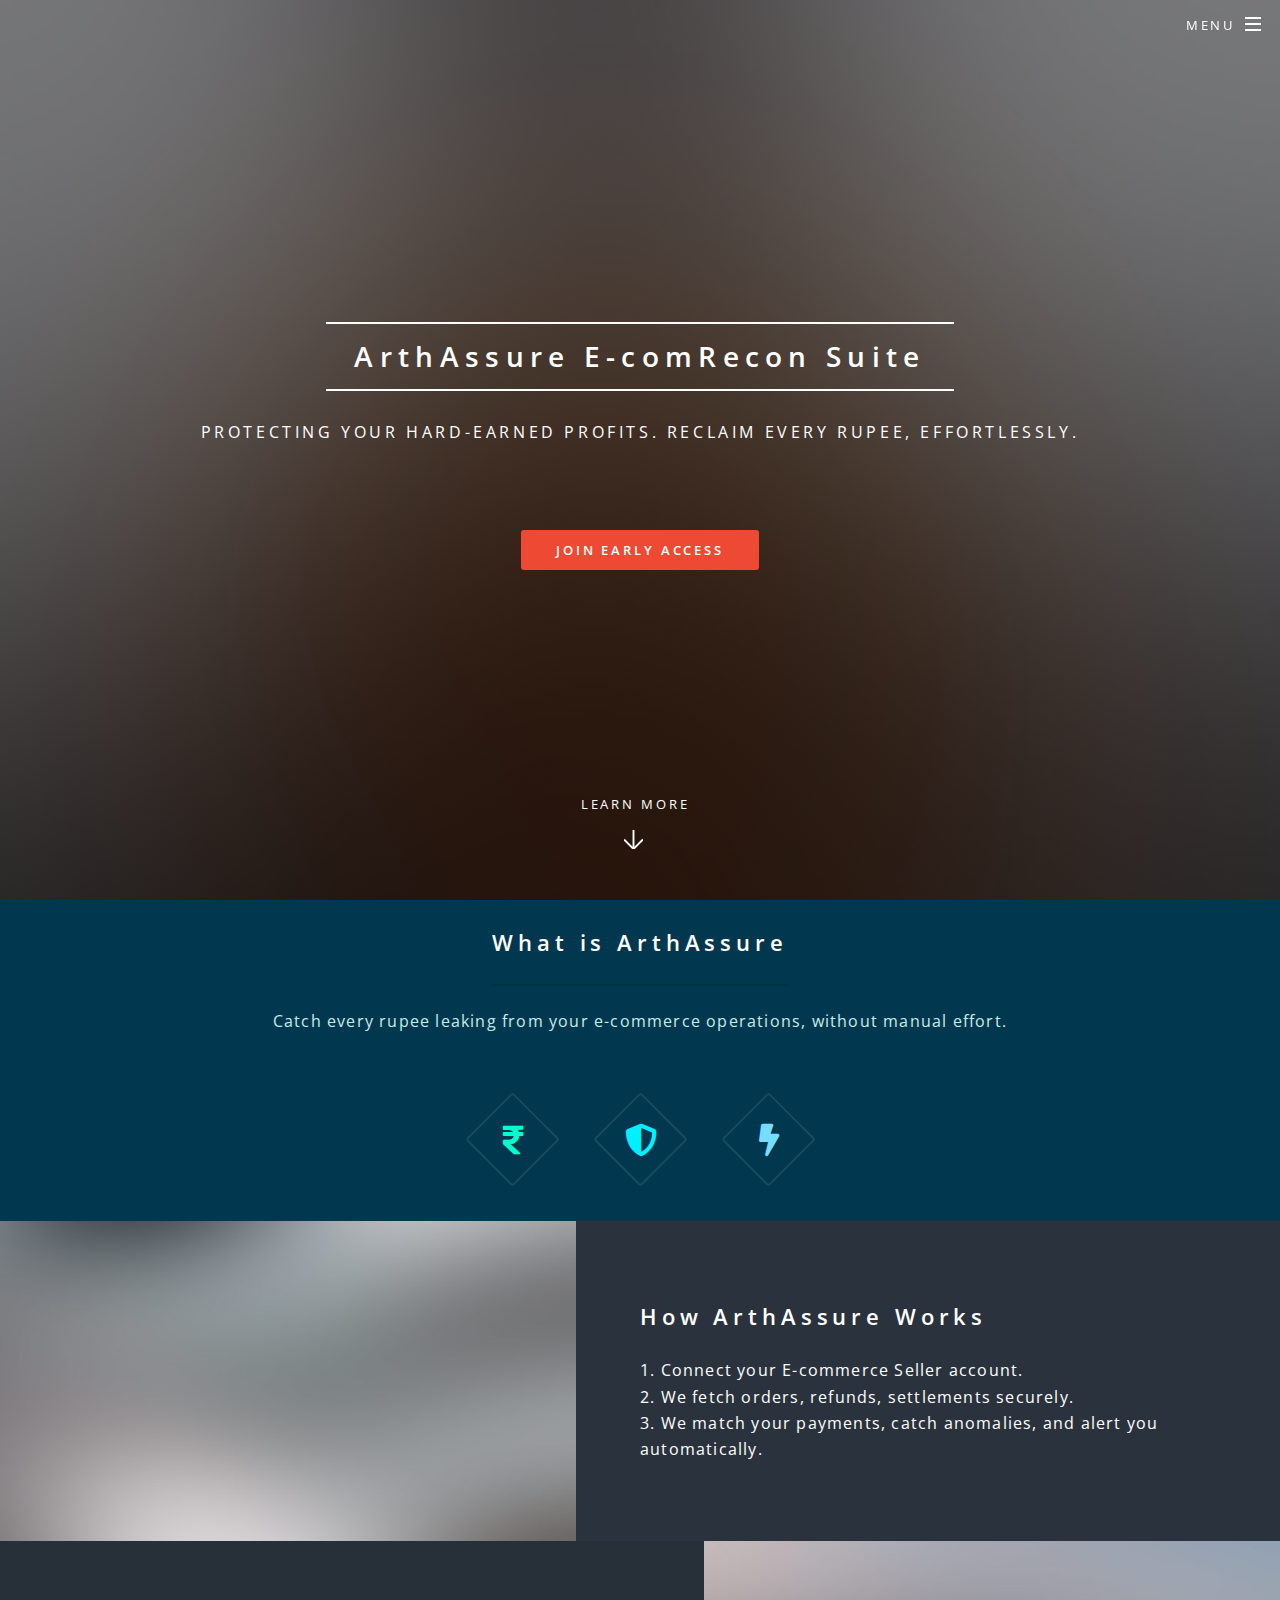
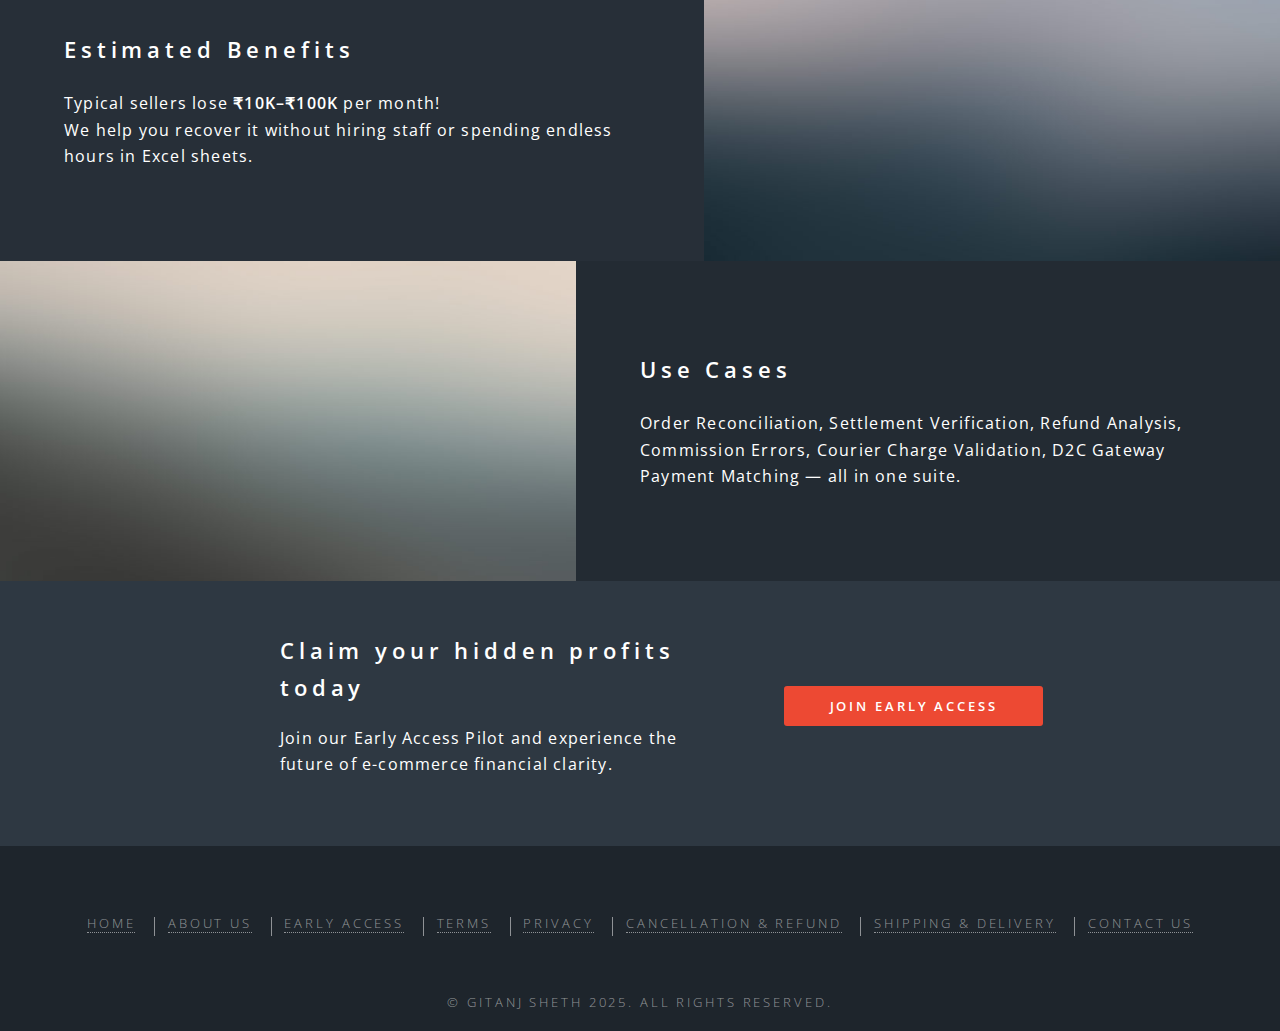
<file: index.html>
<!DOCTYPE HTML>
<html>
<head>
	<title>ArthAssure E-comRecon Suite</title>
	<meta charset="utf-8" />
	<meta name="viewport" content="width=device-width, initial-scale=1, user-scalable=no" />
	<link rel="stylesheet" href="assets/css/main.css" />
	<noscript><link rel="stylesheet" href="assets/css/noscript.css" /></noscript>
</head>
<body class="landing is-preload">

<!-- Page Wrapper -->
<div id="page-wrapper">

	<!-- Header -->
	<header id="header" class="alt">
		<h1><a href="index.html">ArthAssure</a></h1>
		<nav id="nav">
			<ul>
				<li class="special">
					<a href="#menu" class="menuToggle"><span>Menu</span></a>
					<div id="menu">
						<ul>
							<li><a href="index.html">Home</a></li>
							<li><a href="about.html">About Us</a></li>
                            <li><a href="earlyaccess.html"><strong>Early Access</strong></a></li>
							<li><a href="terms.html">Terms</a></li>
							<li><a href="privacy.html">Privacy</a></li>
							<li><a href="cancellation-refund.html">Cancellation & Refund</a></li>
							<li><a href="shipping-delivery.html">Shipping & Delivery</a></li>
							<li><a href="contact.html">Contact Us</a></li>
						</ul>
					</div>
				</li>
			</ul>
		</nav>
	</header>

	<!-- Banner -->
	<section id="banner">
		<div class="inner">
			<h2>ArthAssure E-comRecon Suite</h2> <br>
			<p>Protecting your hard-earned profits. Reclaim every rupee, effortlessly.</p> <br><br>
			<ul class="actions special">
				<li><a href="earlyaccess.html" class="button primary"><strong>Join Early Access</strong></a></li>
			</ul>
		</div>
		<a href="#one" class="more scrolly">Learn More</a>
	</section>

	<!-- One -->
	<section id="one" class="wrapper style1 special">
		<div class="inner">
			<header class="major">
				<h2>What is ArthAssure</h2>
				<p>Catch every rupee leaking from your e-commerce operations, without manual effort.</p>
			</header>
			<ul class="icons major">
				<li><span class="icon solid fa-rupee-sign major style1"><span class="label">Save Money</span></span></li>
				<li><span class="icon solid fa-shield-alt major style2"><span class="label">Secure</span></span></li>
				<li><span class="icon solid fa-bolt major style3"><span class="label">Fast Insights</span></span></li>
			</ul>
		</div>
	</section>

	<!-- Two -->
	<section id="two" class="wrapper alt style2">
		<section class="spotlight">
			<div class="image"><img src="images/pic01.jpg" alt="" /></div>
			<div class="content">
				<h2>How ArthAssure Works</h2>
				<p>1. Connect your E-commerce Seller account.<br>2. We fetch orders, refunds, settlements securely.<br>3. We match your payments, catch anomalies, and alert you automatically.</p>
			</div>
		</section>
		<section class="spotlight">
			<div class="image"><img src="images/pic02.jpg" alt="" /></div>
			<div class="content">
				<h2>Estimated Benefits</h2>
				<p>Typical sellers lose <strong>₹10K–₹100K</strong> per month! <br>
          We help you recover it without hiring staff or spending endless hours in Excel sheets.</p>
			</div>
		</section>
		<section class="spotlight">
			<div class="image"><img src="images/pic03.jpg" alt="" /></div>
			<div class="content">
				<h2>Use Cases</h2>
				<p>Order Reconciliation, Settlement Verification, Refund Analysis, Commission Errors, Courier Charge Validation, D2C Gateway Payment Matching — all in one suite.</p>
			</div>
		</section>
	</section>

	<!-- CTA -->
	<section id="cta" class="wrapper style4">
		<div class="inner">
			<header>
        <br>
				<h2>Claim your hidden profits today</h2>
				<p>Join our Early Access Pilot and experience the future of e-commerce financial clarity.</p>
			</header>
			<ul class="actions stacked">
				<li><a href="earlyaccess.html" class="button fit primary">Join Early Access</a></li>
			</ul>
		</div>
	</section>

  <!-- Footer -->
  <footer id="footer">
    <ul class="copyright">
        <li><a href="index.html">Home</a></li>
        <li><a href="about.html">About Us</a></li>
        <li><a href="earlyaccess.html">Early Access</a></li>
        <li><a href="terms.html">Terms</a></li>
        <li><a href="privacy.html">Privacy</a></li>
        <li><a href="cancellation-refund.html">Cancellation & Refund</a></li>
        <li><a href="shipping-delivery.html">Shipping & Delivery</a></li>
        <li><a href="contact.html">Contact Us</a></li>
    </ul>
    <br><br>
    <ul class="copyright">
      <li>&copy; Gitanj Sheth 2025. All rights reserved.</li>
    </ul>
  </footer>

</div>

<!-- Scripts -->
<script src="assets/js/jquery.min.js"></script>
<script src="assets/js/jquery.scrollex.min.js"></script>
<script src="assets/js/jquery.scrolly.min.js"></script>
<script src="assets/js/browser.min.js"></script>
<script src="assets/js/breakpoints.min.js"></script>
<script src="assets/js/util.js"></script>
<script src="assets/js/main.js"></script>

</body>
</html>
</file>
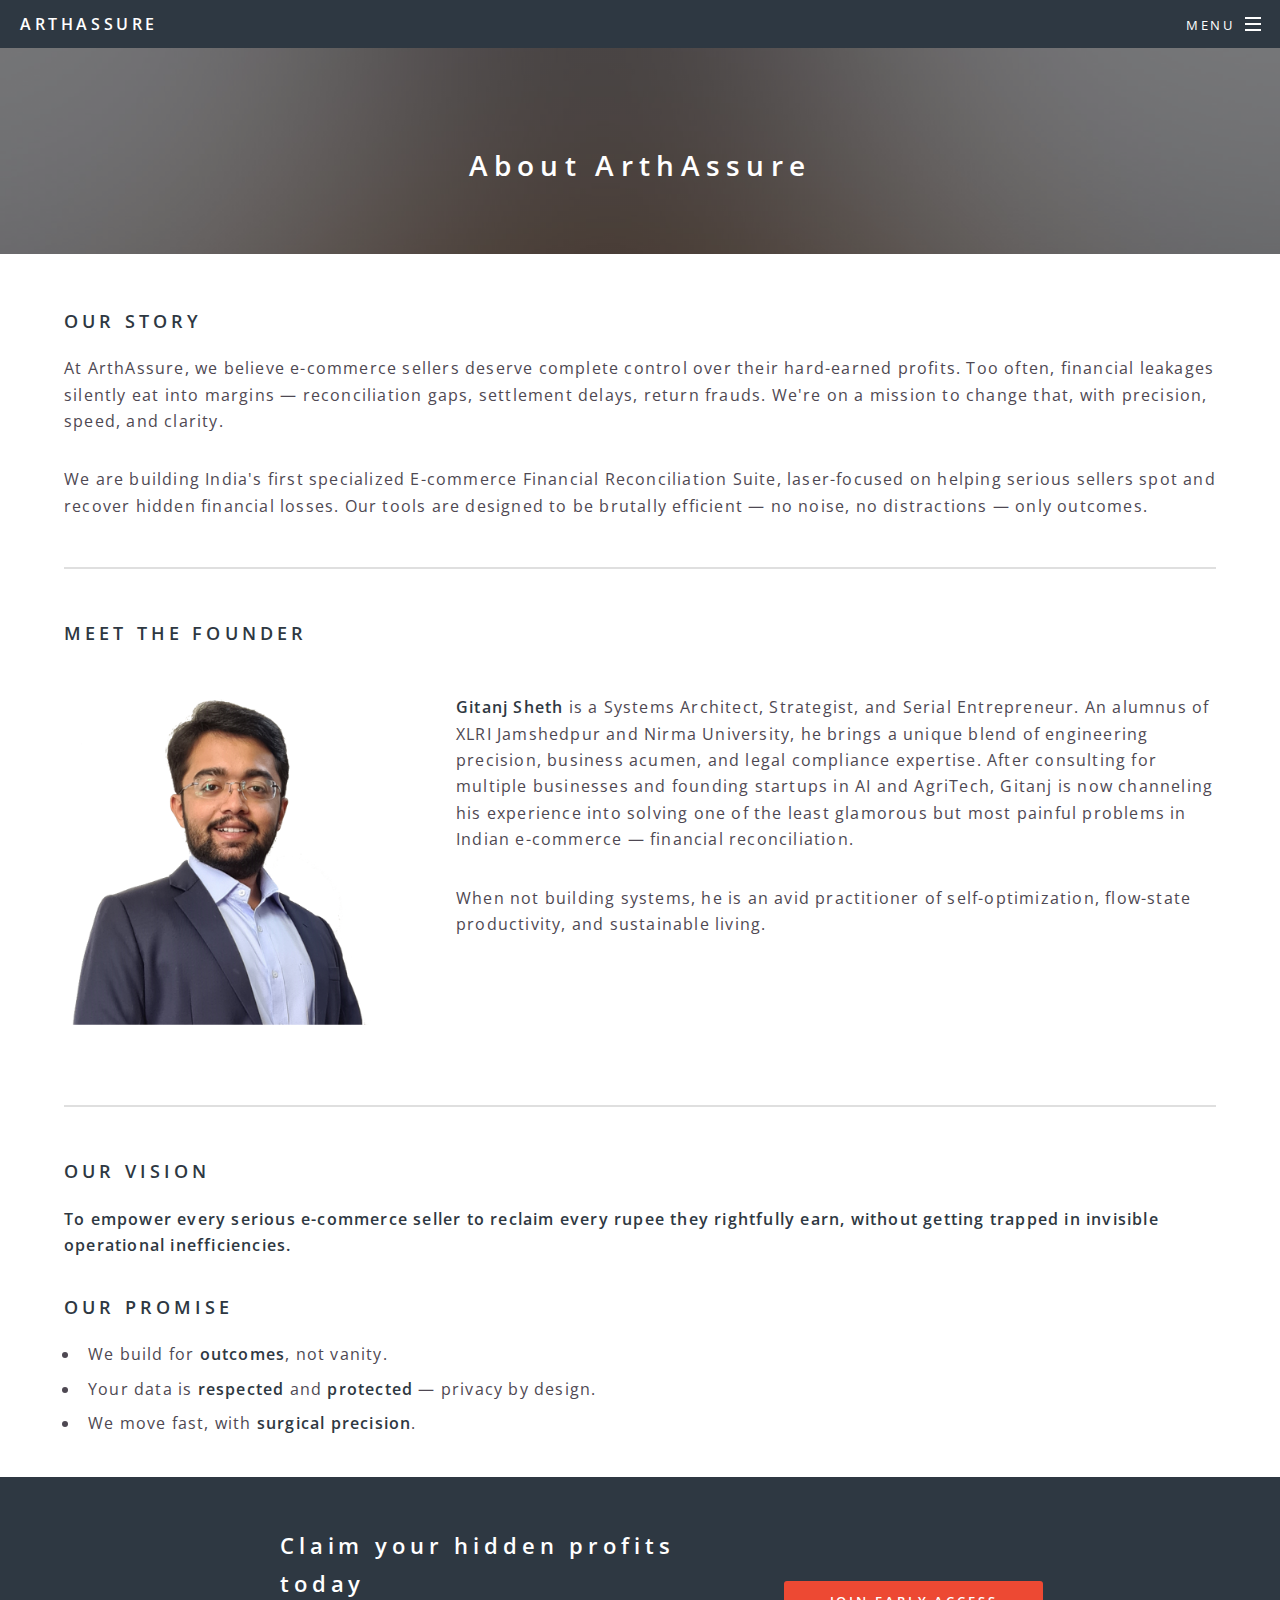
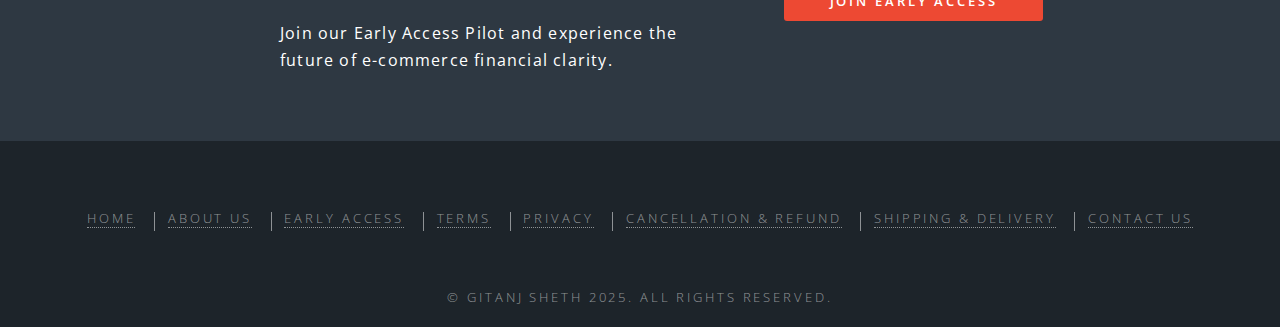
<file: about.html>
<!DOCTYPE HTML>
<html>
	<head>
		<title>About Us - ArthAssure E-comRecon Suite</title>
		<meta charset="utf-8" />
		<meta name="viewport" content="width=device-width, initial-scale=1, user-scalable=no" />
		<link rel="stylesheet" href="assets/css/main.css" />
		<noscript><link rel="stylesheet" href="assets/css/noscript.css" /></noscript>
	</head>
	<body class="is-preload">

		<!-- Page Wrapper -->
		<div id="page-wrapper">

			<!-- Header -->
			<header id="header">
				<h1><a href="index.html">ArthAssure</a></h1>
				<nav id="nav">
					<ul>
						<li class="special">
							<a href="#menu" class="menuToggle"><span>Menu</span></a>
							<div id="menu">
								<ul>
									<li><a href="index.html">Home</a></li>
									<li><a href="about.html">About Us</a></li>
									<li><a href="earlyaccess.html"><strong>Early Access</strong></a></li>
									<li><a href="terms.html">Terms</a></li>
									<li><a href="privacy.html">Privacy</a></li>
									<li><a href="cancellation-refund.html">Cancellation & Refund</a></li>
									<li><a href="shipping-delivery.html">Shipping & Delivery</a></li>
									<li><a href="contact.html">Contact Us</a></li>
								</ul>
							</div>
						</li>
					</ul>
				</nav>
			</header>

			<!-- Main -->
			<article id="main">
				<header>
                    <br><br>
					<h2>About ArthAssure</h2><br>
				</header>
				<section class="wrapper style5">
					<div class="inner">
                        <br>
						<h3>Our Story</h3>
						<p>
							At ArthAssure, we believe e-commerce sellers deserve complete control over their hard-earned profits. 
							Too often, financial leakages silently eat into margins — reconciliation gaps, settlement delays, return frauds. 
							We're on a mission to change that, with precision, speed, and clarity.
						</p>

						<p>
							We are building India's first specialized E-commerce Financial Reconciliation Suite, laser-focused on helping 
							serious sellers spot and recover hidden financial losses. 
							Our tools are designed to be brutally efficient — no noise, no distractions — only outcomes.
						</p>

						<hr />

						<h3>Meet the Founder</h3>
                        <br>
						<div class="row">
							<div class="col-4 col-12-medium">
								<span class="image fit"><img src="images/founder.png" alt="Gitanj Sheth - Founder"/></span>
							</div>
							<div class="col-8 col-12-medium">
								<p>
									<b>Gitanj Sheth</b> is a Systems Architect, Strategist, and Serial Entrepreneur. An alumnus of XLRI Jamshedpur and 
									Nirma University, he brings a unique blend of engineering precision, business acumen, and legal compliance expertise. 
									After consulting for multiple businesses and founding startups in AI and AgriTech, Gitanj is now channeling his 
									experience into solving one of the least glamorous but most painful problems in Indian e-commerce — financial reconciliation.
								</p>
								<p>
									When not building systems, he is an avid practitioner of self-optimization, flow-state productivity, and sustainable living.
								</p>
							</div>
						</div>

						<hr />

						<h3>Our Vision</h3>
						<p>
							<strong>To empower every serious e-commerce seller to reclaim every rupee they rightfully earn, without getting trapped in 
							invisible operational inefficiencies. </strong>
						</p>

						<h3>Our Promise</h3>
						<ul>
							<li>We build for <strong>outcomes</strong>, not vanity.</li>
							<li>Your data is <strong>respected</strong> and <strong>protected</strong> — privacy by design.</li>
							<li>We move fast, with <strong>surgical precision</strong>.</li>
						</ul>
					</div>
				</section>
			</article>

            <!-- CTA -->
            <section id="cta" class="wrapper style4">
                <div class="inner">
                    <header>
                <br>
                        <h2>Claim your hidden profits today</h2>
                        <p>Join our Early Access Pilot and experience the future of e-commerce financial clarity.</p>
                    </header>
                    <ul class="actions stacked">
                        <li><a href="earlyaccess.html" class="button fit primary">Join Early Access</a></li>
                    </ul>
                </div>
            </section>

			<!-- Footer -->
			<footer id="footer">
                <ul class="copyright">
                    <li><a href="index.html">Home</a></li>
                    <li><a href="about.html">About Us</a></li>
                    <li><a href="earlyaccess.html">Early Access</a></li>
                    <li><a href="terms.html">Terms</a></li>
                    <li><a href="privacy.html">Privacy</a></li>
                    <li><a href="cancellation-refund.html">Cancellation & Refund</a></li>
                    <li><a href="shipping-delivery.html">Shipping & Delivery</a></li>
                    <li><a href="contact.html">Contact Us</a></li>
                </ul>
                <br><br>
                <ul class="copyright">
                  <li>&copy; Gitanj Sheth 2025. All rights reserved.</li>
                </ul>
            </footer>

		</div>

		<!-- Scripts -->
		<script src="assets/js/jquery.min.js"></script>
		<script src="assets/js/jquery.scrollex.min.js"></script>
		<script src="assets/js/jquery.scrolly.min.js"></script>
		<script src="assets/js/browser.min.js"></script>
		<script src="assets/js/breakpoints.min.js"></script>
		<script src="assets/js/util.js"></script>
		<script src="assets/js/main.js"></script>
	</body>
</html>
</file>
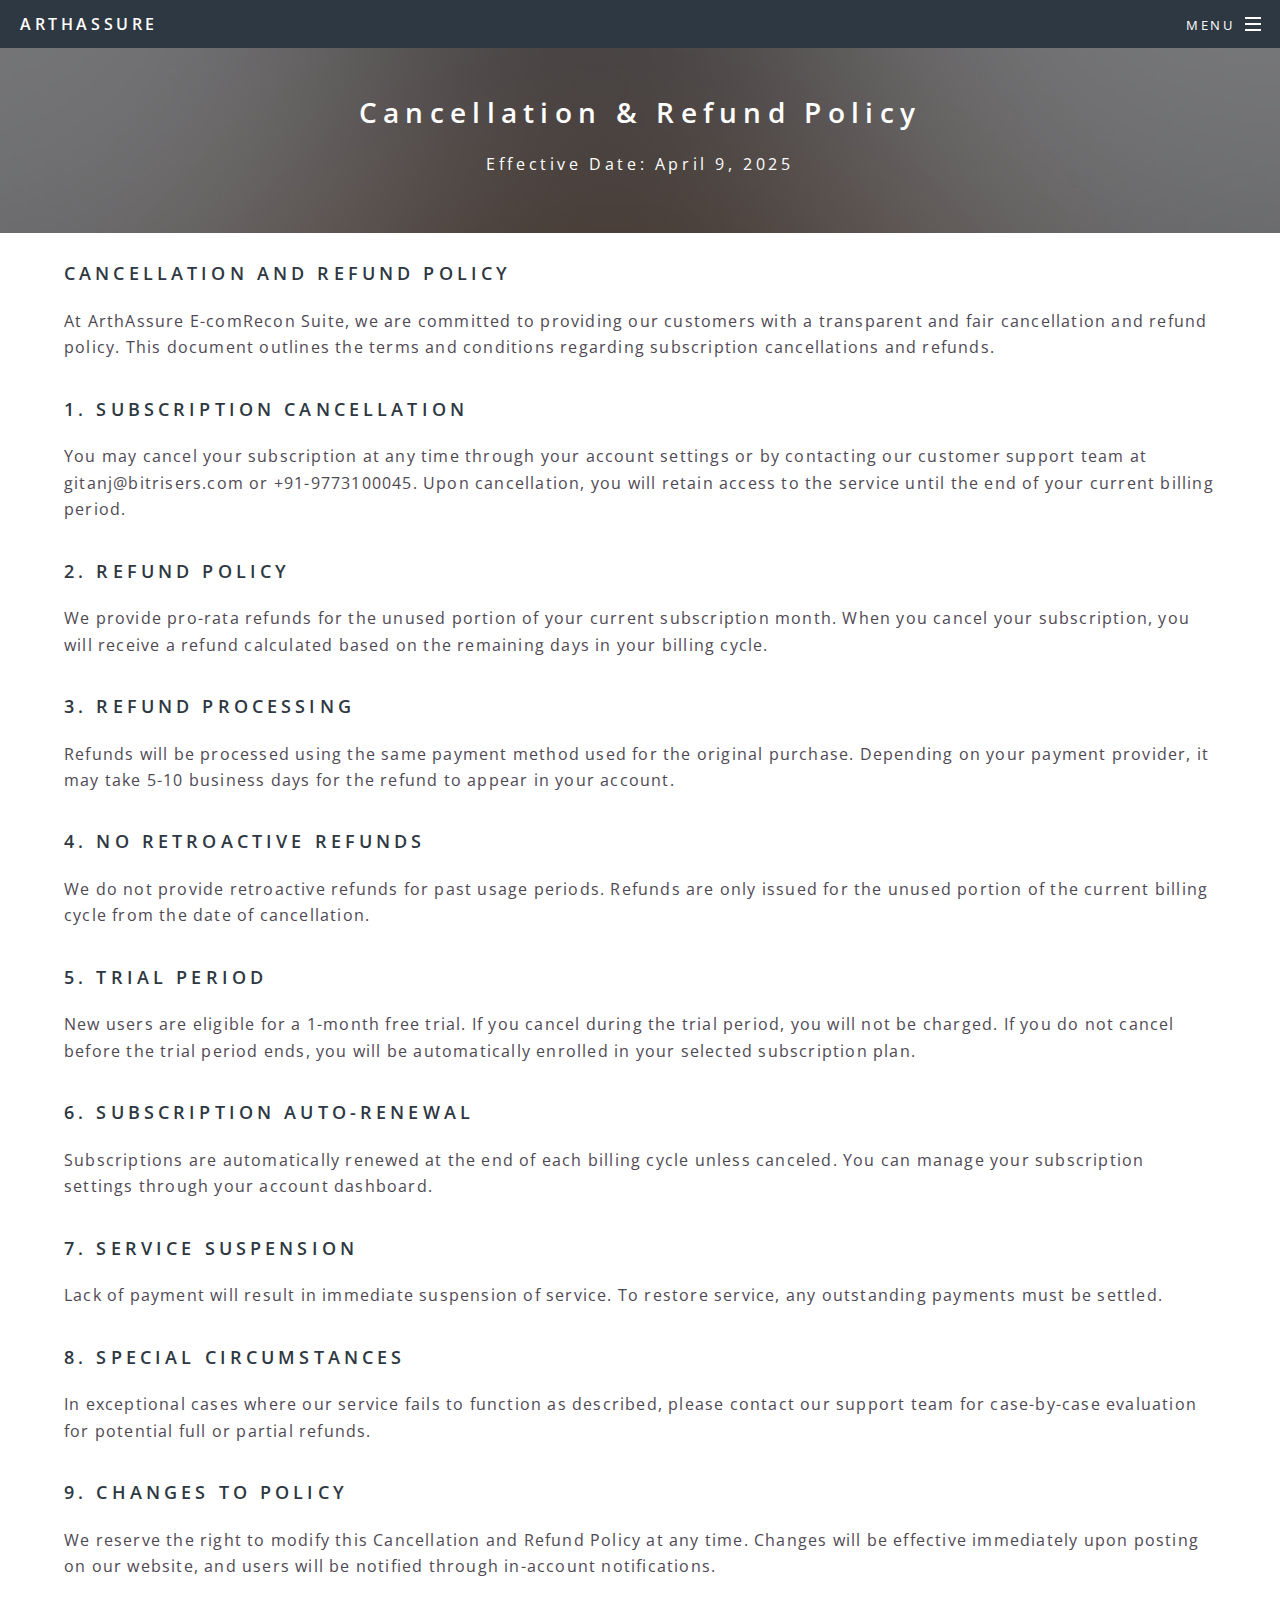
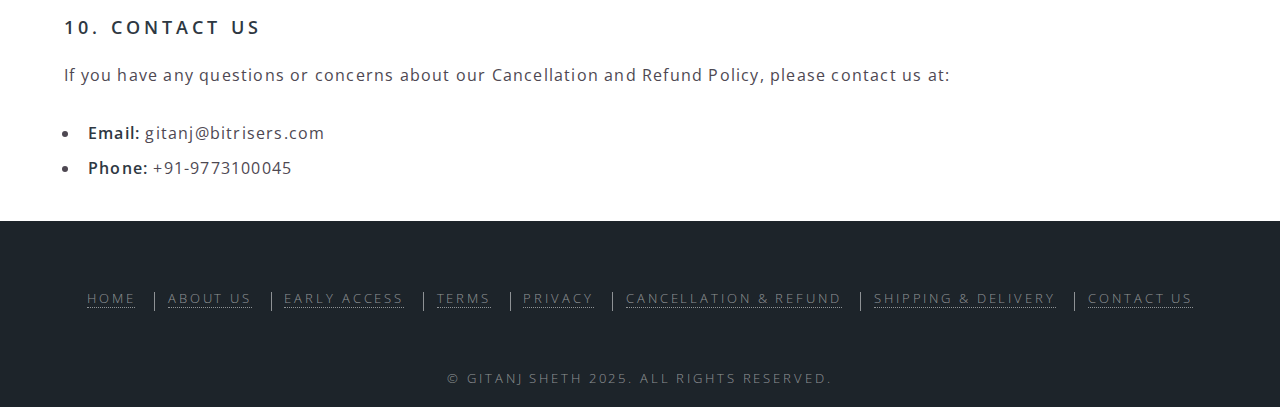
<file: cancellation-refund.html>
<!DOCTYPE HTML>
<html>
<head>
    <title>Cancellation and Refund Policy - ArthAssure E-comRecon Suite</title>
    <meta charset="utf-8" />
    <meta name="viewport" content="width=device-width, initial-scale=1, user-scalable=no" />
    <link rel="stylesheet" href="assets/css/main.css" />
    <noscript><link rel="stylesheet" href="assets/css/noscript.css" /></noscript>
</head>
<body class="is-preload">
<div id="page-wrapper">

    <!-- Header -->
    <header id="header">
        <h1><a href="index.html">ArthAssure</a></h1>
        <nav id="nav">
            <ul>
                <li class="special">
                    <a href="#menu" class="menuToggle"><span>Menu</span></a>
                    <div id="menu">
                        <ul>
                            <li><a href="index.html">Home</a></li>
                            <li><a href="about.html">About Us</a></li>
                            <li><a href="earlyaccess.html"><strong>Early Access</strong></a></li>
                            <li><a href="terms.html">Terms</a></li>
                            <li><a href="privacy.html">Privacy</a></li>
                            <li><a href="cancellation-refund.html">Cancellation & Refund</a></li>
                            <li><a href="shipping-delivery.html">Shipping & Delivery</a></li>
                            <li><a href="contact.html">Contact Us</a></li>
                        </ul>
                    </div>
                </li>
            </ul>
        </nav>
    </header>

    <!-- Main -->
    <article id="main">
        <header>
            <h2>Cancellation & Refund Policy</h2>
            <p>Effective Date: April 9, 2025</p>
        </header>
        <section class="wrapper style5">
            <div class="inner">

                <h3>Cancellation and Refund Policy</h3>
                <p>At ArthAssure E-comRecon Suite, we are committed to providing our customers with a transparent and fair cancellation and refund policy. This document outlines the terms and conditions regarding subscription cancellations and refunds.</p>

                <h3>1. Subscription Cancellation</h3>
                <p>You may cancel your subscription at any time through your account settings or by contacting our customer support team at gitanj@bitrisers.com or +91-9773100045. Upon cancellation, you will retain access to the service until the end of your current billing period.</p>

                <h3>2. Refund Policy</h3>
                <p>We provide pro-rata refunds for the unused portion of your current subscription month. When you cancel your subscription, you will receive a refund calculated based on the remaining days in your billing cycle.</p>

                <h3>3. Refund Processing</h3>
                <p>Refunds will be processed using the same payment method used for the original purchase. Depending on your payment provider, it may take 5-10 business days for the refund to appear in your account.</p>

                <h3>4. No Retroactive Refunds</h3>
                <p>We do not provide retroactive refunds for past usage periods. Refunds are only issued for the unused portion of the current billing cycle from the date of cancellation.</p>

                <h3>5. Trial Period</h3>
                <p>New users are eligible for a 1-month free trial. If you cancel during the trial period, you will not be charged. If you do not cancel before the trial period ends, you will be automatically enrolled in your selected subscription plan.</p>

                <h3>6. Subscription Auto-Renewal</h3>
                <p>Subscriptions are automatically renewed at the end of each billing cycle unless canceled. You can manage your subscription settings through your account dashboard.</p>

                <h3>7. Service Suspension</h3>
                <p>Lack of payment will result in immediate suspension of service. To restore service, any outstanding payments must be settled.</p>

                <h3>8. Special Circumstances</h3>
                <p>In exceptional cases where our service fails to function as described, please contact our support team for case-by-case evaluation for potential full or partial refunds.</p>

                <h3>9. Changes to Policy</h3>
                <p>We reserve the right to modify this Cancellation and Refund Policy at any time. Changes will be effective immediately upon posting on our website, and users will be notified through in-account notifications.</p>

                <h3>10. Contact Us</h3>
                <p>If you have any questions or concerns about our Cancellation and Refund Policy, please contact us at:</p>
                <ul>
                    <li><b>Email:</b> gitanj@bitrisers.com</li>
                    <li><b>Phone:</b> +91-9773100045</li>
                </ul>

            </div>
        </section>
    </article>

    <!-- Footer -->
    <footer id="footer">
        <ul class="copyright">
            <li><a href="index.html">Home</a></li>
            <li><a href="about.html">About Us</a></li>
            <li><a href="earlyaccess.html">Early Access</a></li>
            <li><a href="terms.html">Terms</a></li>
            <li><a href="privacy.html">Privacy</a></li>
            <li><a href="cancellation-refund.html">Cancellation & Refund</a></li>
            <li><a href="shipping-delivery.html">Shipping & Delivery</a></li>
            <li><a href="contact.html">Contact Us</a></li>
        </ul>
        <br><br>
        <ul class="copyright">
          <li>&copy; Gitanj Sheth 2025. All rights reserved.</li>
        </ul>
    </footer>

</div>

<script src="assets/js/jquery.min.js"></script>
<script src="assets/js/jquery.scrollex.min.js"></script>
<script src="assets/js/jquery.scrolly.min.js"></script>
<script src="assets/js/browser.min.js"></script>
<script src="assets/js/breakpoints.min.js"></script>
<script src="assets/js/util.js"></script>
<script src="assets/js/main.js"></script>

</body>
</html>
</file>
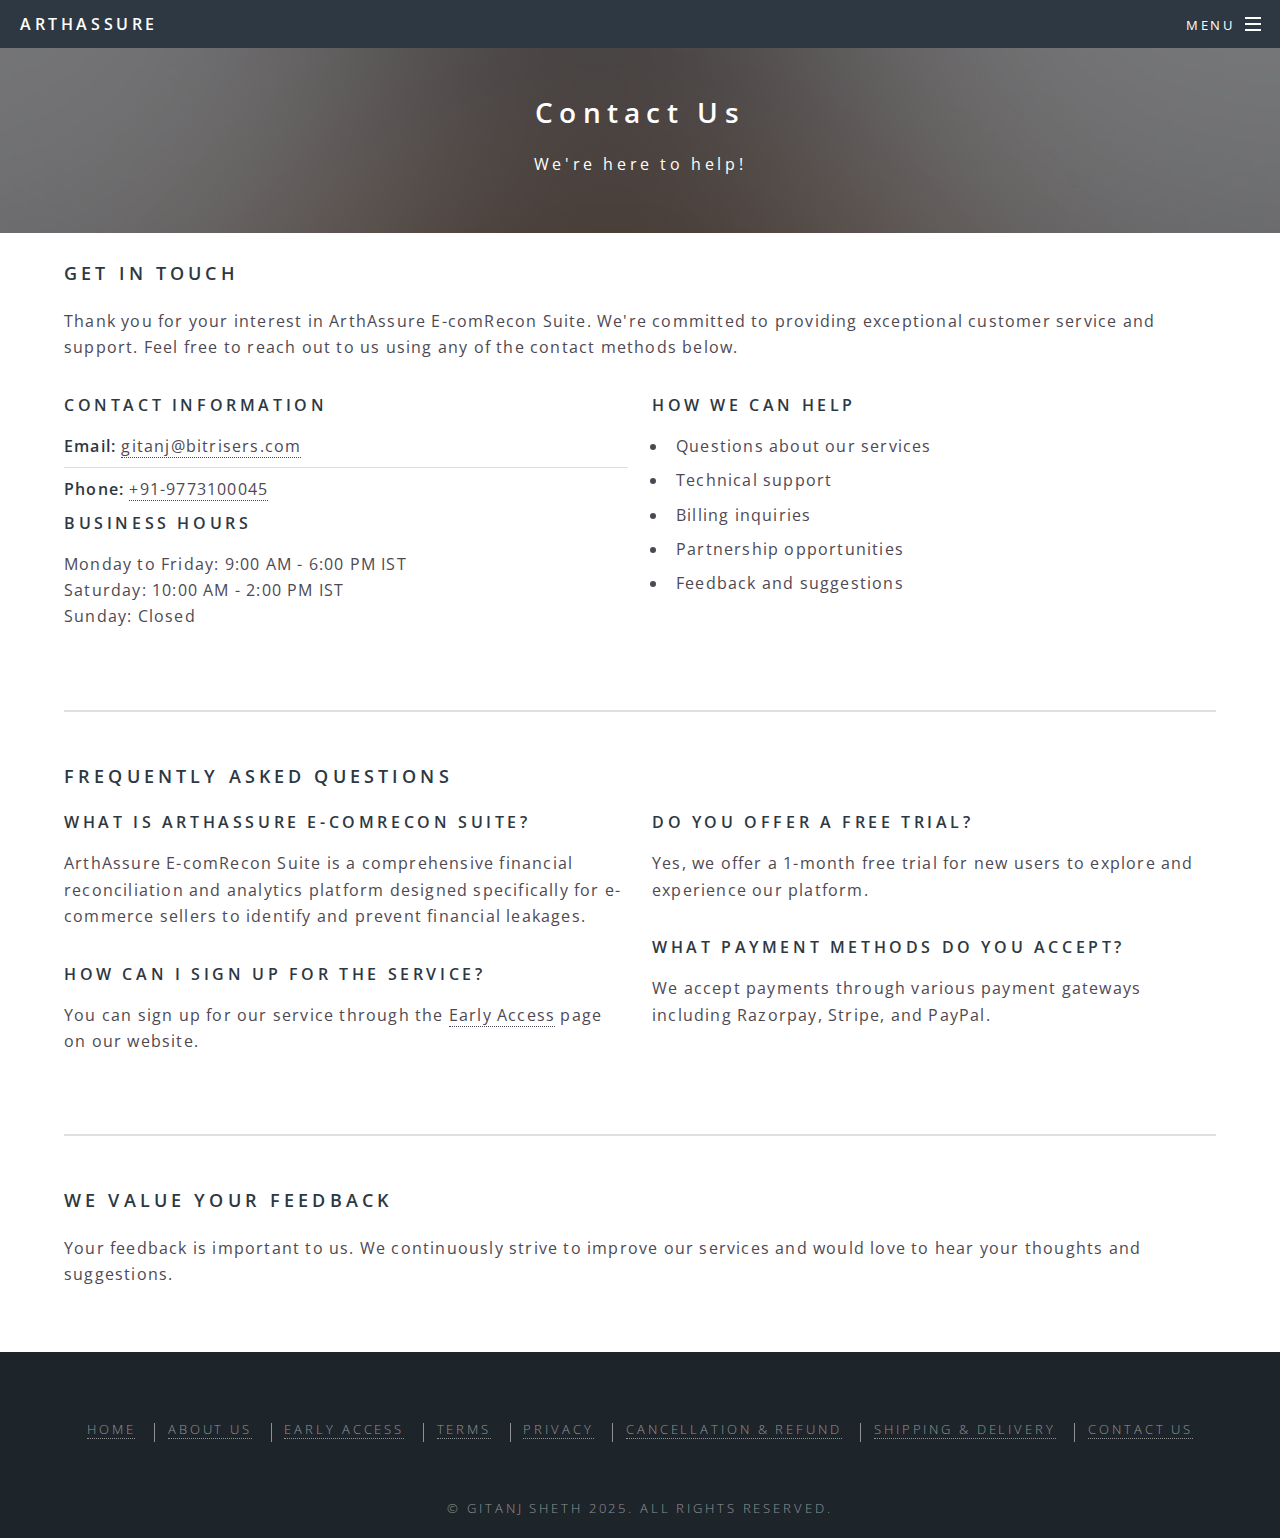
<file: contact.html>
<!DOCTYPE HTML>
<html>
<head>
    <title>Contact Us - ArthAssure E-comRecon Suite</title>
    <meta charset="utf-8" />
    <meta name="viewport" content="width=device-width, initial-scale=1, user-scalable=no" />
    <link rel="stylesheet" href="assets/css/main.css" />
    <noscript><link rel="stylesheet" href="assets/css/noscript.css" /></noscript>
</head>
<body class="is-preload">
<div id="page-wrapper">

    <!-- Header -->
    <header id="header">
        <h1><a href="index.html">ArthAssure</a></h1>
        <nav id="nav">
            <ul>
                <li class="special">
                    <a href="#menu" class="menuToggle"><span>Menu</span></a>
                    <div id="menu">
                        <ul>
                            <li><a href="index.html">Home</a></li>
                            <li><a href="about.html">About Us</a></li>
                            <li><a href="earlyaccess.html"><strong>Early Access</strong></a></li>
                            <li><a href="terms.html">Terms</a></li>
                            <li><a href="privacy.html">Privacy</a></li>
                            <li><a href="cancellation-refund.html">Cancellation & Refund</a></li>
                            <li><a href="shipping-delivery.html">Shipping & Delivery</a></li>
                            <li><a href="contact.html">Contact Us</a></li>
                        </ul>
                    </div>
                </li>
            </ul>
        </nav>
    </header>

    <!-- Main -->
    <article id="main">
        <header>
            <h2>Contact Us</h2>
            <p>We're here to help!</p>
        </header>
        <section class="wrapper style5">
            <div class="inner">
                
                <h3>Get in Touch</h3>
                <p>Thank you for your interest in ArthAssure E-comRecon Suite. We're committed to providing exceptional customer service and support. Feel free to reach out to us using any of the contact methods below.</p>

                <div class="row">
                    <div class="col-6 col-12-medium">
                        <h4>Contact Information</h4>
                        <ul class="alt">
                            <li><strong>Email:</strong> <a href="mailto:gitanj@bitrisers.com">gitanj@bitrisers.com</a></li>
                            <li><strong>Phone:</strong> <a href="tel:+919773100045">+91-9773100045</a></li>
                        </ul>
                        
                        <h4>Business Hours</h4>
                        <p>Monday to Friday: 9:00 AM - 6:00 PM IST<br>
                        Saturday: 10:00 AM - 2:00 PM IST<br>
                        Sunday: Closed</p>
                    </div>
                    
                    <div class="col-6 col-12-medium">
                        <h4>How We Can Help</h4>
                        <ul>
                            <li>Questions about our services</li>
                            <li>Technical support</li>
                            <li>Billing inquiries</li>
                            <li>Partnership opportunities</li>
                            <li>Feedback and suggestions</li>
                        </ul>
                    </div>
                </div>

                <hr />
                
                <h3>Frequently Asked Questions</h3>
                <div class="row">
                    <div class="col-6 col-12-medium">
                        <h4>What is ArthAssure E-comRecon Suite?</h4>
                        <p>ArthAssure E-comRecon Suite is a comprehensive financial reconciliation and analytics platform designed specifically for e-commerce sellers to identify and prevent financial leakages.</p>
                        
                        <h4>How can I sign up for the service?</h4>
                        <p>You can sign up for our service through the <a href="earlyaccess.html">Early Access</a> page on our website.</p>
                    </div>
                    
                    <div class="col-6 col-12-medium">
                        <h4>Do you offer a free trial?</h4>
                        <p>Yes, we offer a 1-month free trial for new users to explore and experience our platform.</p>
                        
                        <h4>What payment methods do you accept?</h4>
                        <p>We accept payments through various payment gateways including Razorpay, Stripe, and PayPal.</p>
                    </div>
                </div>
                
                <hr />
                
                <h3>We Value Your Feedback</h3>
                <p>Your feedback is important to us. We continuously strive to improve our services and would love to hear your thoughts and suggestions.</p>

            </div>
        </section>
    </article>

    <!-- Footer -->
    <footer id="footer">
        <ul class="copyright">
            <li><a href="index.html">Home</a></li>
            <li><a href="about.html">About Us</a></li>
            <li><a href="earlyaccess.html">Early Access</a></li>
            <li><a href="terms.html">Terms</a></li>
            <li><a href="privacy.html">Privacy</a></li>
            <li><a href="cancellation-refund.html">Cancellation & Refund</a></li>
            <li><a href="shipping-delivery.html">Shipping & Delivery</a></li>
            <li><a href="contact.html">Contact Us</a></li>
        </ul>
        <br><br>
        <ul class="copyright">
          <li>&copy; Gitanj Sheth 2025. All rights reserved.</li>
        </ul>
    </footer>

</div>

<script src="assets/js/jquery.min.js"></script>
<script src="assets/js/jquery.scrollex.min.js"></script>
<script src="assets/js/jquery.scrolly.min.js"></script>
<script src="assets/js/browser.min.js"></script>
<script src="assets/js/breakpoints.min.js"></script>
<script src="assets/js/util.js"></script>
<script src="assets/js/main.js"></script>

</body>
</html>
</file>
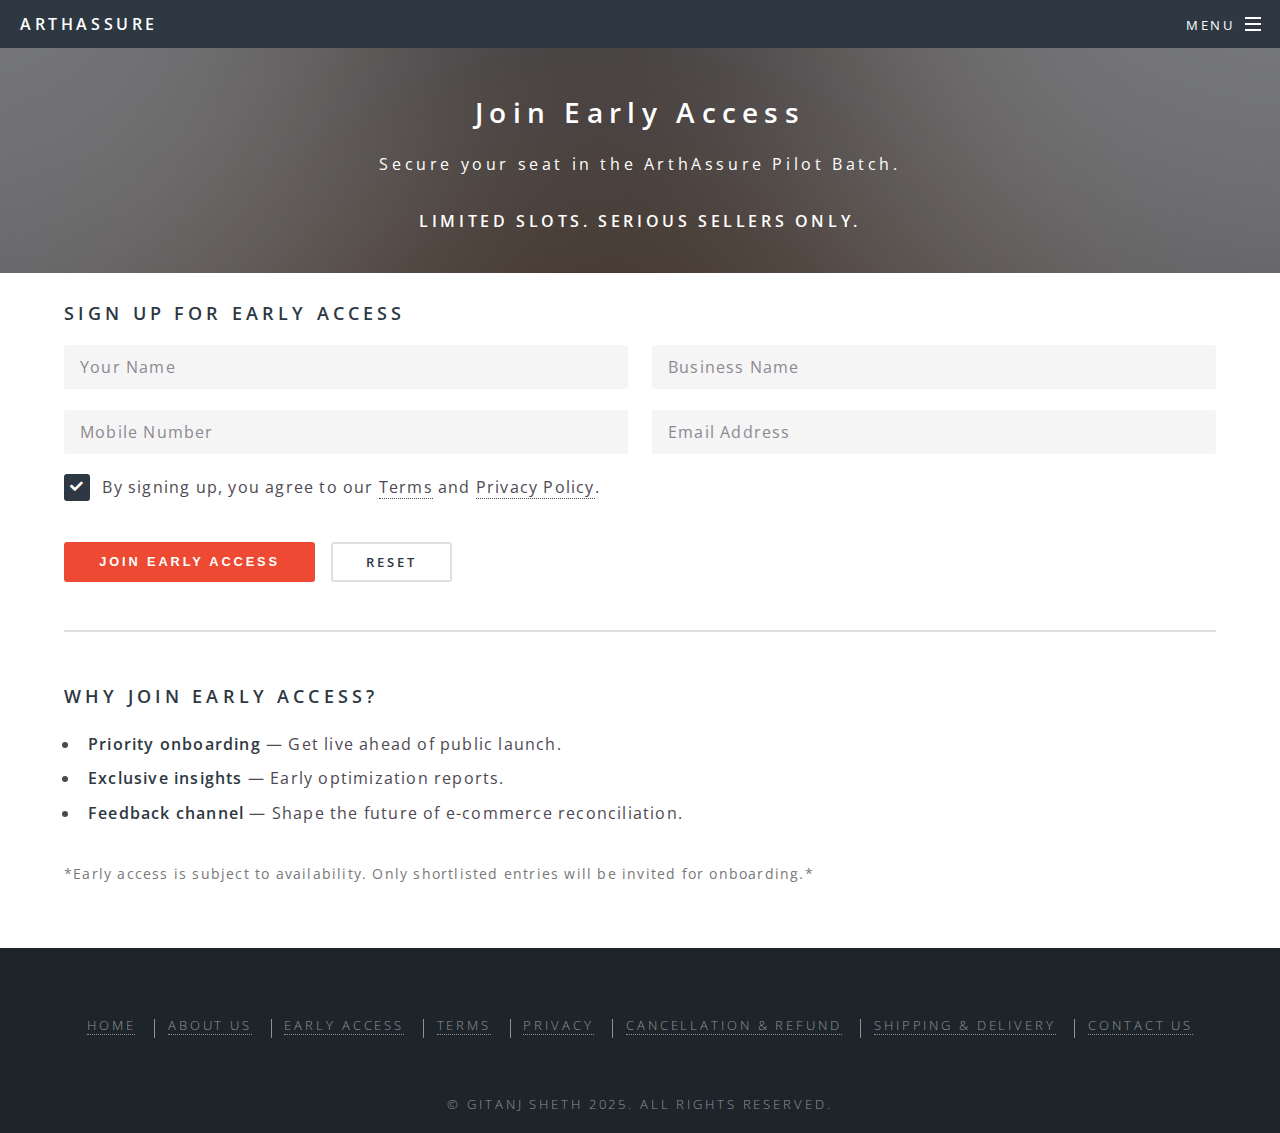
<file: earlyaccess.html>
<!DOCTYPE HTML>
<html>
<head>
    <title>Early Access - ArthAssure E-comRecon Suite</title>
    <meta charset="utf-8" />
    <meta name="viewport" content="width=device-width, initial-scale=1, user-scalable=no" />
    <link rel="stylesheet" href="assets/css/main.css" />
    <noscript><link rel="stylesheet" href="assets/css/noscript.css" /></noscript>

    <!-- Google reCAPTCHA -->
    <script src="https://www.google.com/recaptcha/api.js" async defer></script>
</head>
<body class="is-preload">

<div id="page-wrapper">

    <header id="header">
        <h1><a href="index.html">ArthAssure</a></h1>
        <nav id="nav">
            <ul>
                <li class="special">
                    <a href="#menu" class="menuToggle"><span>Menu</span></a>
                    <div id="menu">
                        <ul>
                            <li><a href="index.html">Home</a></li>
                            <li><a href="about.html">About Us</a></li>
                            <li><a href="earlyaccess.html"><strong>Early Access</strong></a></li>
                            <li><a href="terms.html">Terms</a></li>
                            <li><a href="privacy.html">Privacy</a></li>
                            <li><a href="cancellation-refund.html">Cancellation & Refund</a></li>
                            <li><a href="shipping-delivery.html">Shipping & Delivery</a></li>
                            <li><a href="contact.html">Contact Us</a></li>
                        </ul>
                    </div>
                </li>
            </ul>
        </nav>
    </header>

    <article id="main">
        <header>
            <h2>Join Early Access</h2>
            <p>Secure your seat in the ArthAssure Pilot Batch.</p> 
            <h4>Limited slots. Serious sellers only.</h4>
        </header>

        <section class="wrapper style5">
            <div class="inner">
                <h3>Sign Up For Early Access</h3>

                <form id="early-access-form" method="POST" action="https://api.gitanjsheth.com/submit">
                    <div class="row gtr-uniform">
                        <div class="col-6 col-12-xsmall">
                            <input type="text" name="name" id="name" placeholder="Your Name" required />
                        </div>
                        <div class="col-6 col-12-xsmall">
                            <input type="text" name="business_name" id="business_name" placeholder="Business Name" required />
                        </div>
                        <div class="col-6 col-12-xsmall">
                            <input type="tel" name="phone" id="phone" placeholder="Mobile Number" required />
                        </div>
                        <div class="col-6 col-12-xsmall">
                            <input type="email" name="email" id="email" placeholder="Email Address" required />
                        </div>

                        <div class="col-12">
                            <input type="checkbox" id="consent" name="consent" checked required>
                            <label for="consent">By signing up, you agree to our <a href="terms.html" target="_blank">Terms</a> and <a href="privacy.html" target="_blank">Privacy Policy</a>.</label>
                        </div>

                        <div class="col-12">
                            <div id="recaptcha-container" class="g-recaptcha" 
                                 data-sitekey="6LcUChErAAAAAFx98l2ByxCkymecJqQQpS8bbN1k" 
                                 data-callback="onRecaptchaSuccess"></div>
                        </div>

                        <div class="col-12">
                            <ul class="actions">
                                <li><button type="button" class="primary" onclick="validateForm()">Join Early Access</button></li>
                                <li><input type="reset" value="Reset" /></li>
                            </ul>
                        </div>

                        <div id="consent-warning" style="display:none; color: red; font-size: 0.9em; padding-top: 7px; margin-top: 0;">
                            Kindly agree to our Terms and Privacy Policy to proceed for sign up.
                        </div>

                        <div id="captcha-warning" style="display:none; color: red; font-size: 0.9em; padding-top: 7px; margin-top: 0;">
                            Please complete the CAPTCHA to proceed.
                        </div>

                    </div>
                </form>

                <script>
                function validateForm() {
                    var consent = document.getElementById('consent');
                    var warning = document.getElementById('consent-warning');
                    var captcha = grecaptcha.getResponse();
                    var captchaWarning = document.getElementById('captcha-warning');

                    if (!consent.checked) {
                        warning.style.display = 'block';
                        setTimeout(function() {
                            warning.style.display = 'none';
                        }, 5000);
                        return false;
                    }

                    if (!captcha) {
                        captchaWarning.style.display = 'block';
                        setTimeout(function() {
                            captchaWarning.style.display = 'none';
                        }, 5000);
                        return false;
                    }

                    // If consent ticked and captcha passed -> submit form
                    document.getElementById('early-access-form').submit();
                }

                function onRecaptchaSuccess() {
                    // Optionally handle captcha success event
                }
                </script>

                <hr />

                <h3>Why Join Early Access?</h3>
                <ul>
                    <li><strong>Priority onboarding</strong> — Get live ahead of public launch.</li>
                    <li><strong>Exclusive insights</strong> — Early optimization reports.</li>
                    <li><strong>Feedback channel</strong> — Shape the future of e-commerce reconciliation.</li>
                </ul>
                <br>
                <p style="font-size: 0.9em; color: #777;">*Early access is subject to availability. Only shortlisted entries will be invited for onboarding.*</p>

            </div>
        </section>
    </article>

    <footer id="footer">
        <ul class="copyright">
            <li><a href="index.html">Home</a></li>
            <li><a href="about.html">About Us</a></li>
            <li><a href="earlyaccess.html">Early Access</a></li>
            <li><a href="terms.html">Terms</a></li>
            <li><a href="privacy.html">Privacy</a></li>
            <li><a href="cancellation-refund.html">Cancellation & Refund</a></li>
            <li><a href="shipping-delivery.html">Shipping & Delivery</a></li>
            <li><a href="contact.html">Contact Us</a></li>
        </ul>
        <br><br>
        <ul class="copyright">
            <li>&copy; Gitanj Sheth 2025. All rights reserved.</li>
        </ul>
    </footer>

</div>

<script src="assets/js/jquery.min.js"></script>
<script src="assets/js/jquery.scrollex.min.js"></script>
<script src="assets/js/jquery.scrolly.min.js"></script>
<script src="assets/js/browser.min.js"></script>
<script src="assets/js/breakpoints.min.js"></script>
<script src="assets/js/util.js"></script>
<script src="assets/js/main.js"></script>

</body>
</html>
</file>
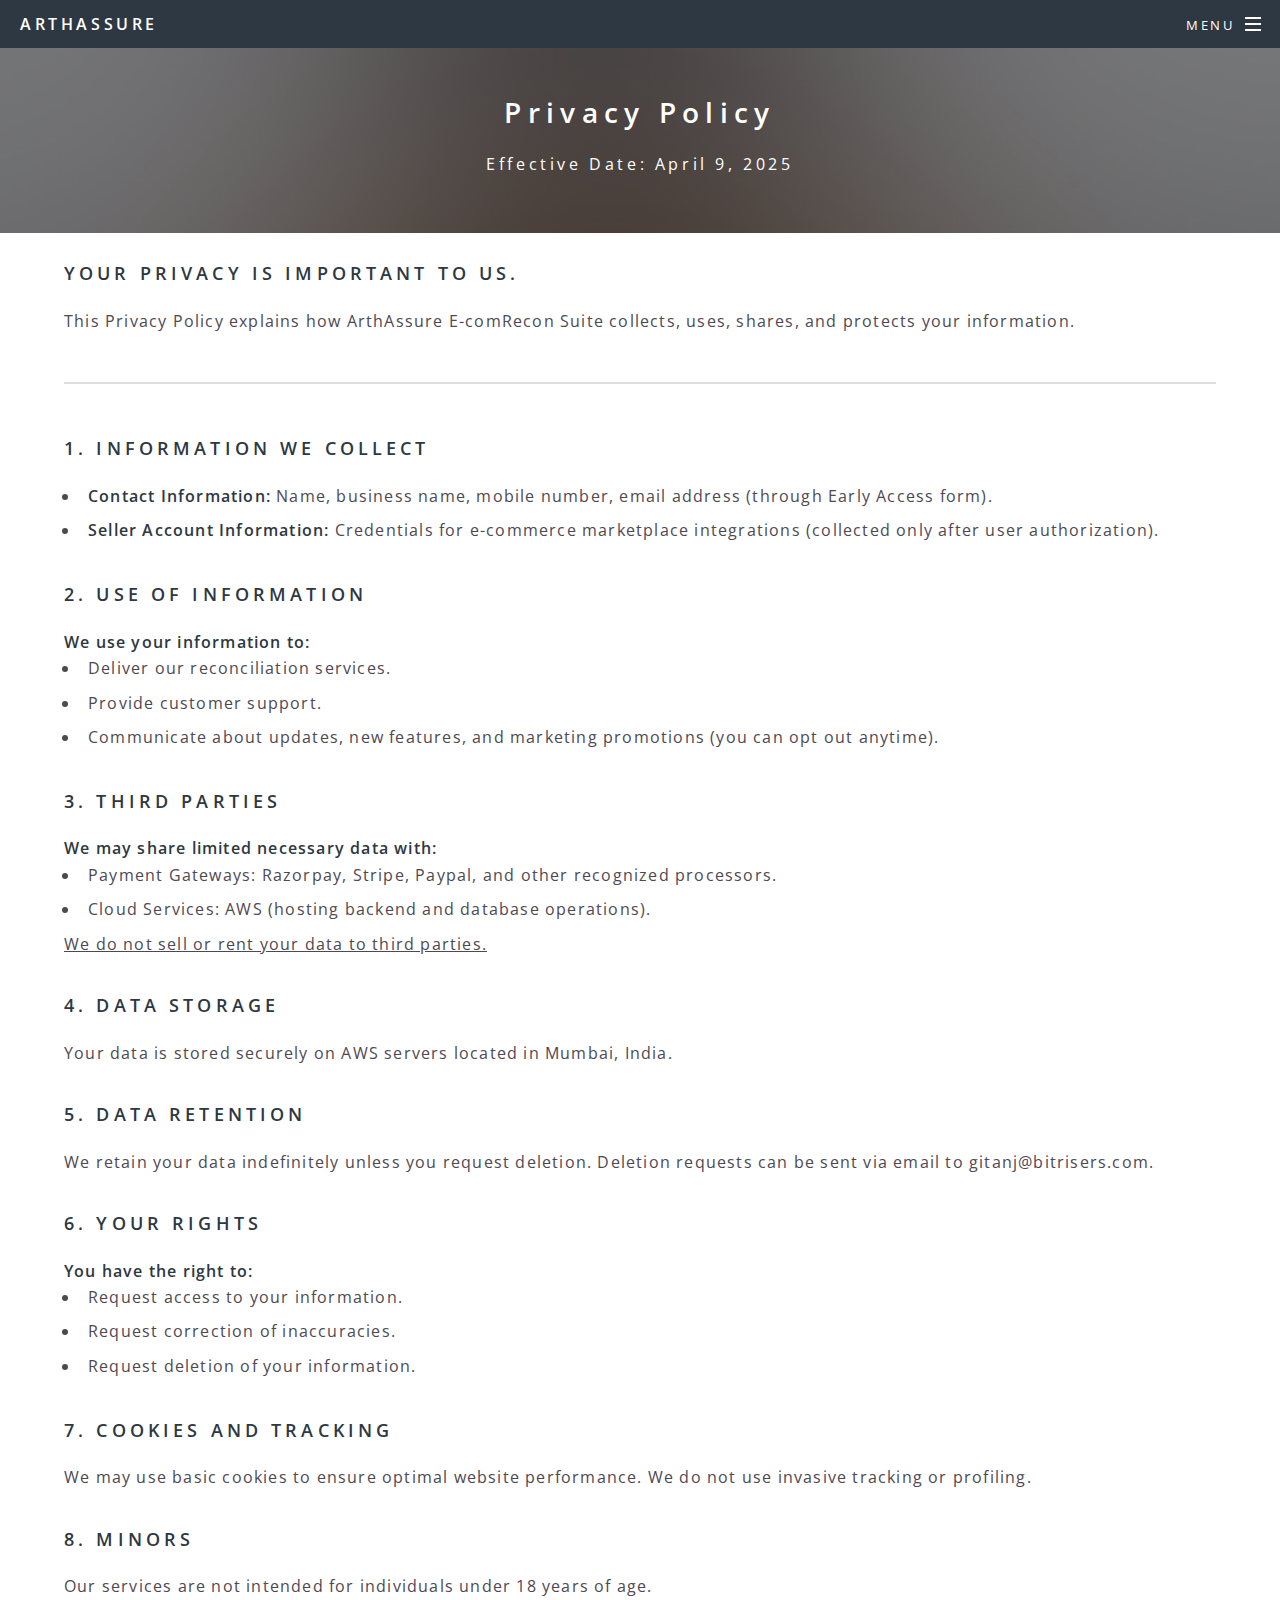
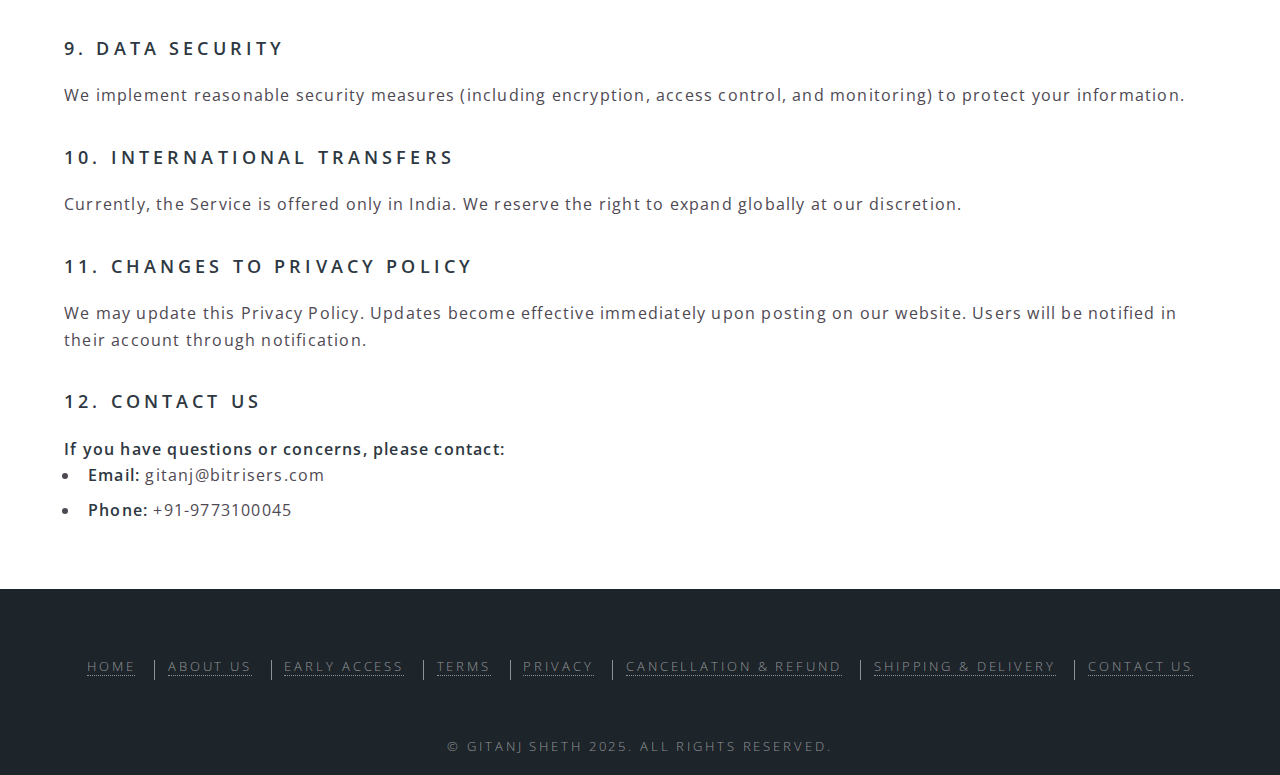
<file: privacy.html>
<!DOCTYPE HTML>
<html>
<head>
    <title>Privacy Policy - ArthAssure E-comRecon Suite</title>
    <meta charset="utf-8" />
    <meta name="viewport" content="width=device-width, initial-scale=1, user-scalable=no" />
    <link rel="stylesheet" href="assets/css/main.css" />
    <noscript><link rel="stylesheet" href="assets/css/noscript.css" /></noscript>
</head>
<body class="is-preload">

<!-- Page Wrapper -->
<div id="page-wrapper">

    <!-- Header -->
    <header id="header">
        <h1><a href="index.html">ArthAssure</a></h1>
        <nav id="nav">
            <ul>
                <li class="special">
                    <a href="#menu" class="menuToggle"><span>Menu</span></a>
                    <div id="menu">
                        <ul>
                            <li><a href="index.html">Home</a></li>
                            <li><a href="about.html">About Us</a></li>
                            <li><a href="earlyaccess.html"><strong>Early Access</strong></a></li>
                            <li><a href="terms.html">Terms</a></li>
                            <li><a href="privacy.html">Privacy</a></li>
                            <li><a href="cancellation-refund.html">Cancellation & Refund</a></li>
                            <li><a href="shipping-delivery.html">Shipping & Delivery</a></li>
                            <li><a href="contact.html">Contact Us</a></li>
                        </ul>
                    </div>
                </li>
            </ul>
        </nav>
    </header>

    <!-- Main -->
    <article id="main">
        <header>
            <h2>Privacy Policy</h2>
            <p>Effective Date: April 9, 2025</p>
        </header>
        <section class="wrapper style5">
            <div class="inner">
                
                <h3>Your privacy is important to us.</h3>
                <p>This Privacy Policy explains how ArthAssure E-comRecon Suite collects, uses, shares, and protects your information.</p>

                <hr />

                <h3>1. Information We Collect</h3>
                <ul>
                    <li><b>Contact Information:</b> Name, business name, mobile number, email address (through Early Access form).</li>
                    <li><b>Seller Account Information:</b> Credentials for e-commerce marketplace integrations (collected only after user authorization).</li>
                </ul><br>

                <h3>2. Use of Information</h3>
                <b>We use your information to:</b>
                <ul>
                    <li>Deliver our reconciliation services.</li>
                    <li>Provide customer support.</li>
                    <li>Communicate about updates, new features, and marketing promotions (you can opt out anytime).</li>
                </ul><br>

                <h3>3. Third Parties</h3>
                <b>We may share limited necessary data with:</b>
                <ul>
                    <li>Payment Gateways: Razorpay, Stripe, Paypal, and other recognized processors.</li>
                    <li>Cloud Services: AWS (hosting backend and database operations).</li>
                </ul>
                <p><u>We do not sell or rent your data to third parties.</u></p>

                <h3>4. Data Storage</h3>
                <p>Your data is stored securely on AWS servers located in Mumbai, India.</p>

                <h3>5. Data Retention</h3>
                <p>We retain your data indefinitely unless you request deletion. Deletion requests can be sent via email to gitanj@bitrisers.com.</p>

                <h3>6. Your Rights</h3>
                <b>You have the right to:</b>
                <ul>
                    <li>Request access to your information.</li>
                    <li>Request correction of inaccuracies.</li>
                    <li>Request deletion of your information.</li>
                </ul><br>

                <h3>7. Cookies and Tracking</h3>
                <p>We may use basic cookies to ensure optimal website performance. We do not use invasive tracking or profiling.</p>

                <h3>8. Minors</h3>
                <p>Our services are not intended for individuals under 18 years of age.</p>

                <h3>9. Data Security</h3>
                <p>We implement reasonable security measures (including encryption, access control, and monitoring) to protect your information.</p>

                <h3>10. International Transfers</h3>
                <p>Currently, the Service is offered only in India. We reserve the right to expand globally at our discretion.</p>

                <h3>11. Changes to Privacy Policy</h3>
                <p>We may update this Privacy Policy. Updates become effective immediately upon posting on our website. Users will be notified in their account through notification.</p>

                <h3>12. Contact Us</h3>
                <b>If you have questions or concerns, please contact:</b>
                <ul>
                    <li><b>Email:</b> gitanj@bitrisers.com</li>
                    <li><b>Phone:</b> +91-9773100045</li>
                </ul><br>

            </div>
        </section>
    </article>

    <!-- Footer -->
    <footer id="footer">
        <ul class="copyright">
            <li><a href="index.html">Home</a></li>
            <li><a href="about.html">About Us</a></li>
            <li><a href="earlyaccess.html">Early Access</a></li>
            <li><a href="terms.html">Terms</a></li>
            <li><a href="privacy.html">Privacy</a></li>
            <li><a href="cancellation-refund.html">Cancellation & Refund</a></li>
            <li><a href="shipping-delivery.html">Shipping & Delivery</a></li>
            <li><a href="contact.html">Contact Us</a></li>
        </ul>
        <br><br>
        <ul class="copyright">
            <li>&copy; Gitanj Sheth 2025. All rights reserved.</li>
        </ul>
    </footer>

</div>

<!-- Scripts -->
<script src="assets/js/jquery.min.js"></script>
<script src="assets/js/jquery.scrollex.min.js"></script>
<script src="assets/js/jquery.scrolly.min.js"></script>
<script src="assets/js/browser.min.js"></script>
<script src="assets/js/breakpoints.min.js"></script>
<script src="assets/js/util.js"></script>
<script src="assets/js/main.js"></script>

</body>
</html>
</file>
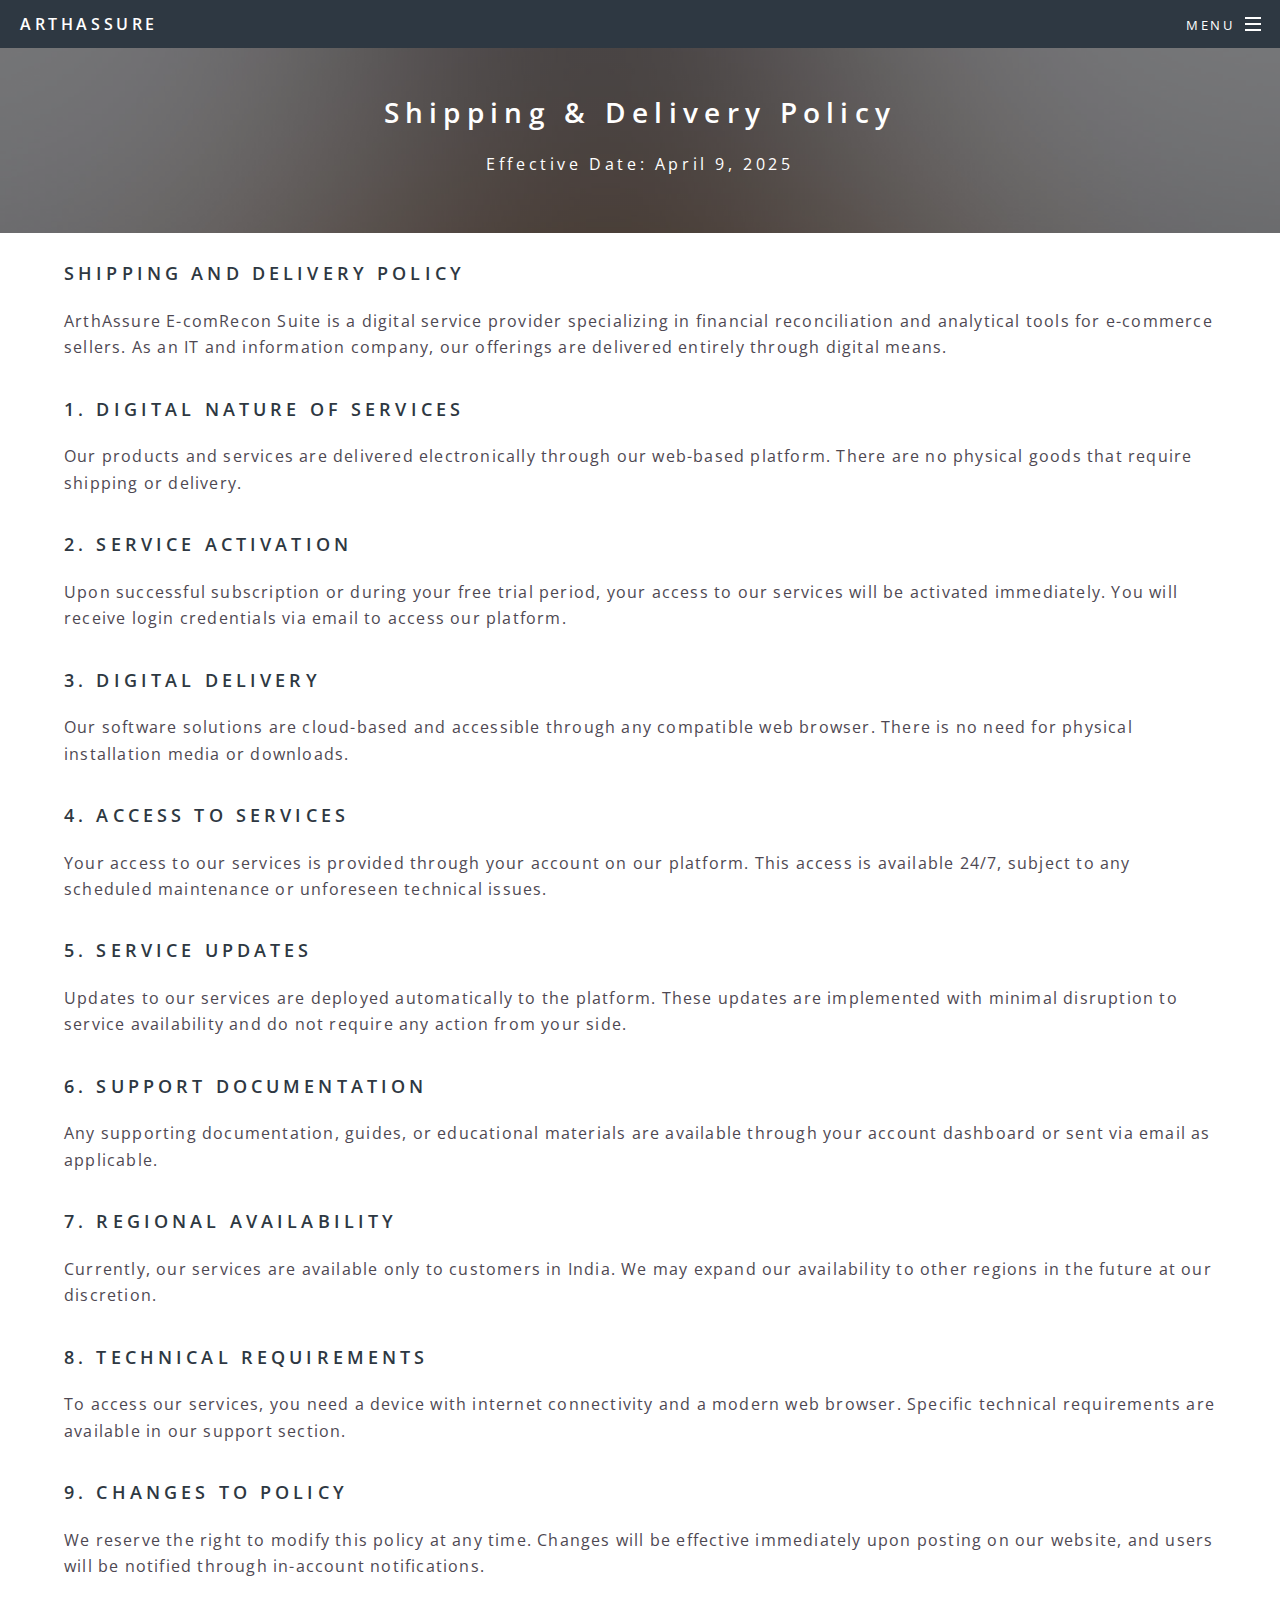
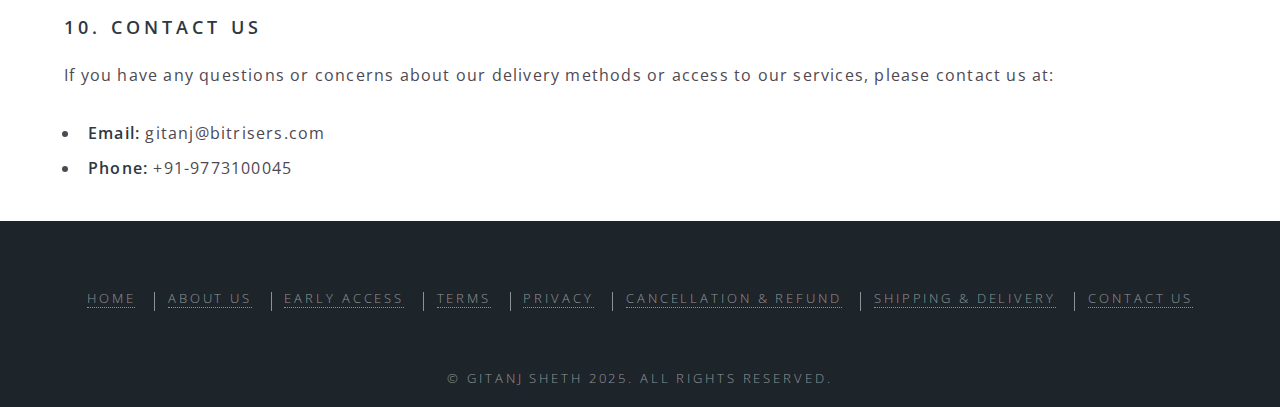
<file: shipping-delivery.html>
<!DOCTYPE HTML>
<html>
<head>
    <title>Shipping and Delivery Policy - ArthAssure E-comRecon Suite</title>
    <meta charset="utf-8" />
    <meta name="viewport" content="width=device-width, initial-scale=1, user-scalable=no" />
    <link rel="stylesheet" href="assets/css/main.css" />
    <noscript><link rel="stylesheet" href="assets/css/noscript.css" /></noscript>
</head>
<body class="is-preload">
<div id="page-wrapper">

    <!-- Header -->
    <header id="header">
        <h1><a href="index.html">ArthAssure</a></h1>
        <nav id="nav">
            <ul>
                <li class="special">
                    <a href="#menu" class="menuToggle"><span>Menu</span></a>
                    <div id="menu">
                        <ul>
                            <li><a href="index.html">Home</a></li>
                            <li><a href="about.html">About Us</a></li>
                            <li><a href="earlyaccess.html"><strong>Early Access</strong></a></li>
                            <li><a href="terms.html">Terms</a></li>
                            <li><a href="privacy.html">Privacy</a></li>
                            <li><a href="cancellation-refund.html">Cancellation & Refund</a></li>
                            <li><a href="shipping-delivery.html">Shipping & Delivery</a></li>
                            <li><a href="contact.html">Contact Us</a></li>
                        </ul>
                    </div>
                </li>
            </ul>
        </nav>
    </header>

    <!-- Main -->
    <article id="main">
        <header>
            <h2>Shipping & Delivery Policy</h2>
            <p>Effective Date: April 9, 2025</p>
        </header>
        <section class="wrapper style5">
            <div class="inner">

                <h3>Shipping and Delivery Policy</h3>
                <p>ArthAssure E-comRecon Suite is a digital service provider specializing in financial reconciliation and analytical tools for e-commerce sellers. As an IT and information company, our offerings are delivered entirely through digital means.</p>

                <h3>1. Digital Nature of Services</h3>
                <p>Our products and services are delivered electronically through our web-based platform. There are no physical goods that require shipping or delivery.</p>

                <h3>2. Service Activation</h3>
                <p>Upon successful subscription or during your free trial period, your access to our services will be activated immediately. You will receive login credentials via email to access our platform.</p>

                <h3>3. Digital Delivery</h3>
                <p>Our software solutions are cloud-based and accessible through any compatible web browser. There is no need for physical installation media or downloads.</p>

                <h3>4. Access to Services</h3>
                <p>Your access to our services is provided through your account on our platform. This access is available 24/7, subject to any scheduled maintenance or unforeseen technical issues.</p>

                <h3>5. Service Updates</h3>
                <p>Updates to our services are deployed automatically to the platform. These updates are implemented with minimal disruption to service availability and do not require any action from your side.</p>

                <h3>6. Support Documentation</h3>
                <p>Any supporting documentation, guides, or educational materials are available through your account dashboard or sent via email as applicable.</p>

                <h3>7. Regional Availability</h3>
                <p>Currently, our services are available only to customers in India. We may expand our availability to other regions in the future at our discretion.</p>

                <h3>8. Technical Requirements</h3>
                <p>To access our services, you need a device with internet connectivity and a modern web browser. Specific technical requirements are available in our support section.</p>

                <h3>9. Changes to Policy</h3>
                <p>We reserve the right to modify this policy at any time. Changes will be effective immediately upon posting on our website, and users will be notified through in-account notifications.</p>

                <h3>10. Contact Us</h3>
                <p>If you have any questions or concerns about our delivery methods or access to our services, please contact us at:</p>
                <ul>
                    <li><b>Email:</b> gitanj@bitrisers.com</li>
                    <li><b>Phone:</b> +91-9773100045</li>
                </ul>

            </div>
        </section>
    </article>

    <!-- Footer -->
    <footer id="footer">
        <ul class="copyright">
            <li><a href="index.html">Home</a></li>
            <li><a href="about.html">About Us</a></li>
            <li><a href="earlyaccess.html">Early Access</a></li>
            <li><a href="terms.html">Terms</a></li>
            <li><a href="privacy.html">Privacy</a></li>
            <li><a href="cancellation-refund.html">Cancellation & Refund</a></li>
            <li><a href="shipping-delivery.html">Shipping & Delivery</a></li>
            <li><a href="contact.html">Contact Us</a></li>
        </ul>
        <br><br>
        <ul class="copyright">
          <li>&copy; Gitanj Sheth 2025. All rights reserved.</li>
        </ul>
    </footer>

</div>

<script src="assets/js/jquery.min.js"></script>
<script src="assets/js/jquery.scrollex.min.js"></script>
<script src="assets/js/jquery.scrolly.min.js"></script>
<script src="assets/js/browser.min.js"></script>
<script src="assets/js/breakpoints.min.js"></script>
<script src="assets/js/util.js"></script>
<script src="assets/js/main.js"></script>

</body>
</html>
</file>
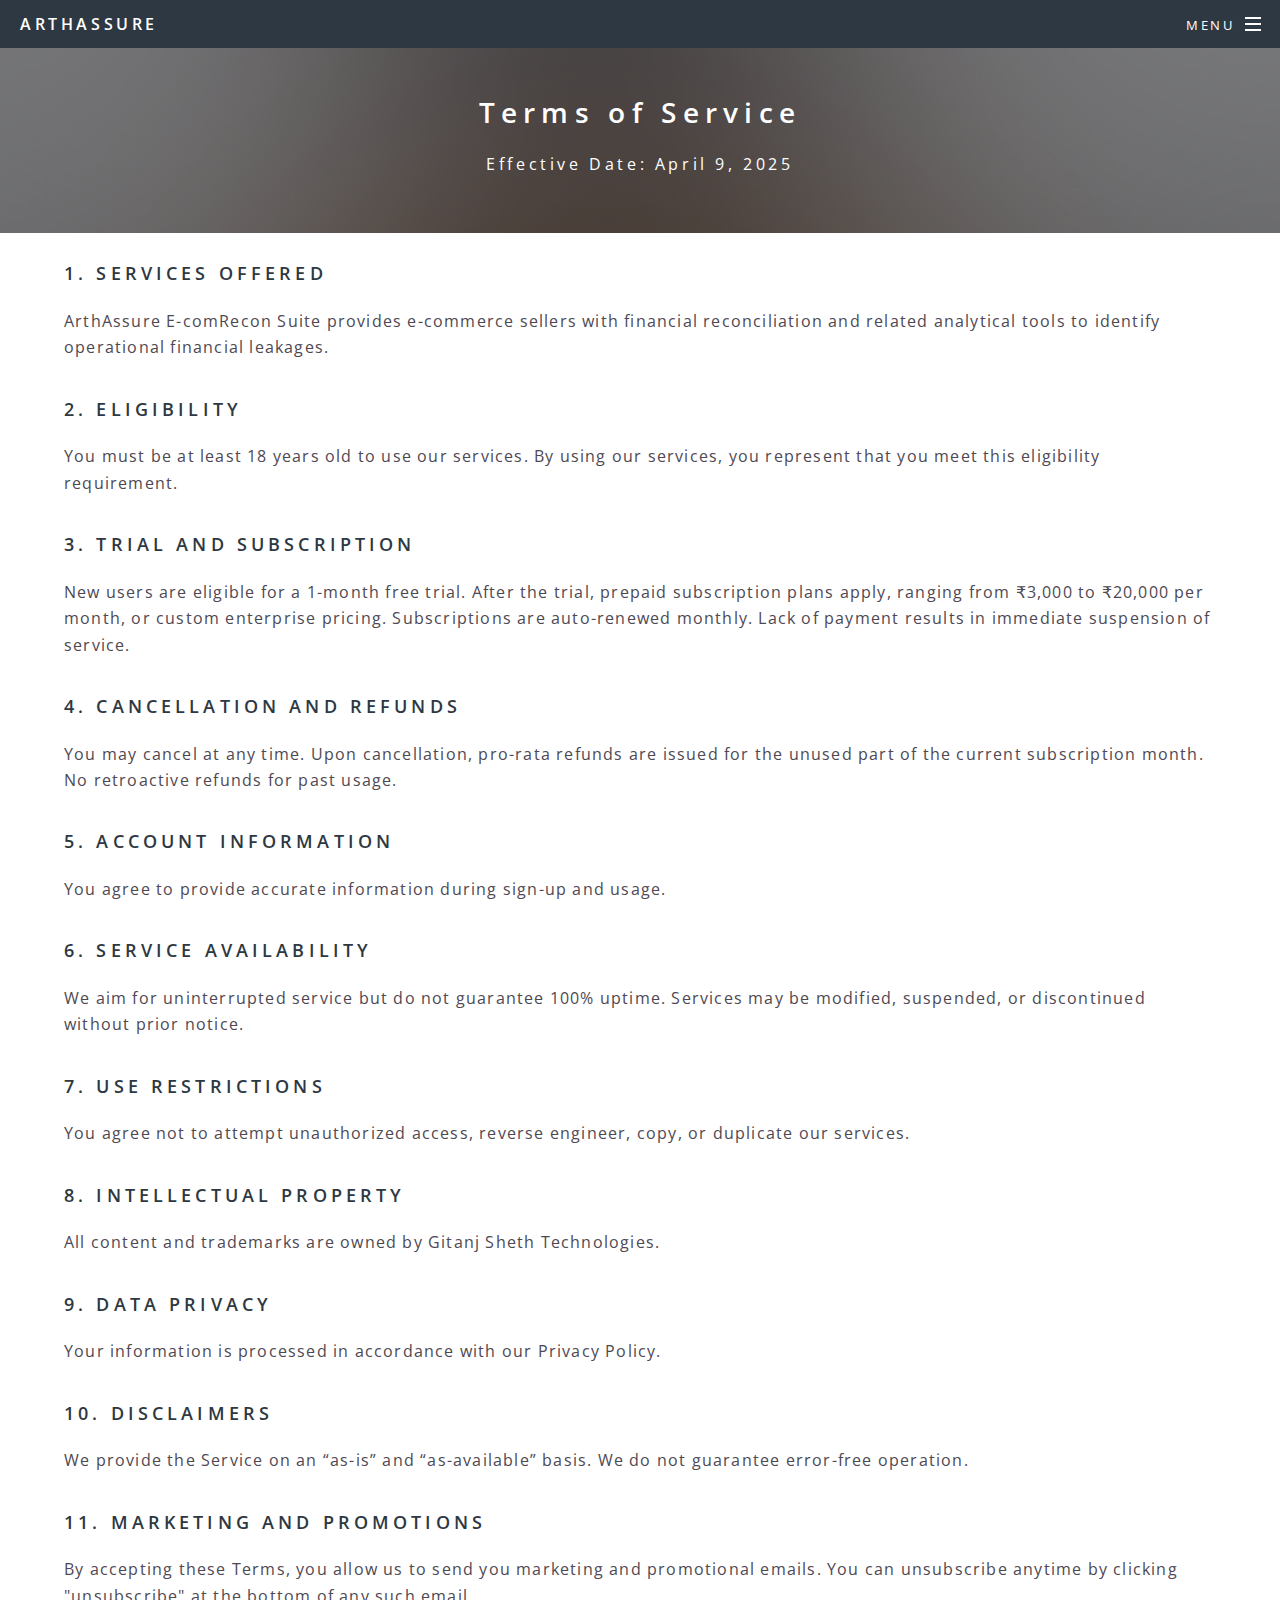
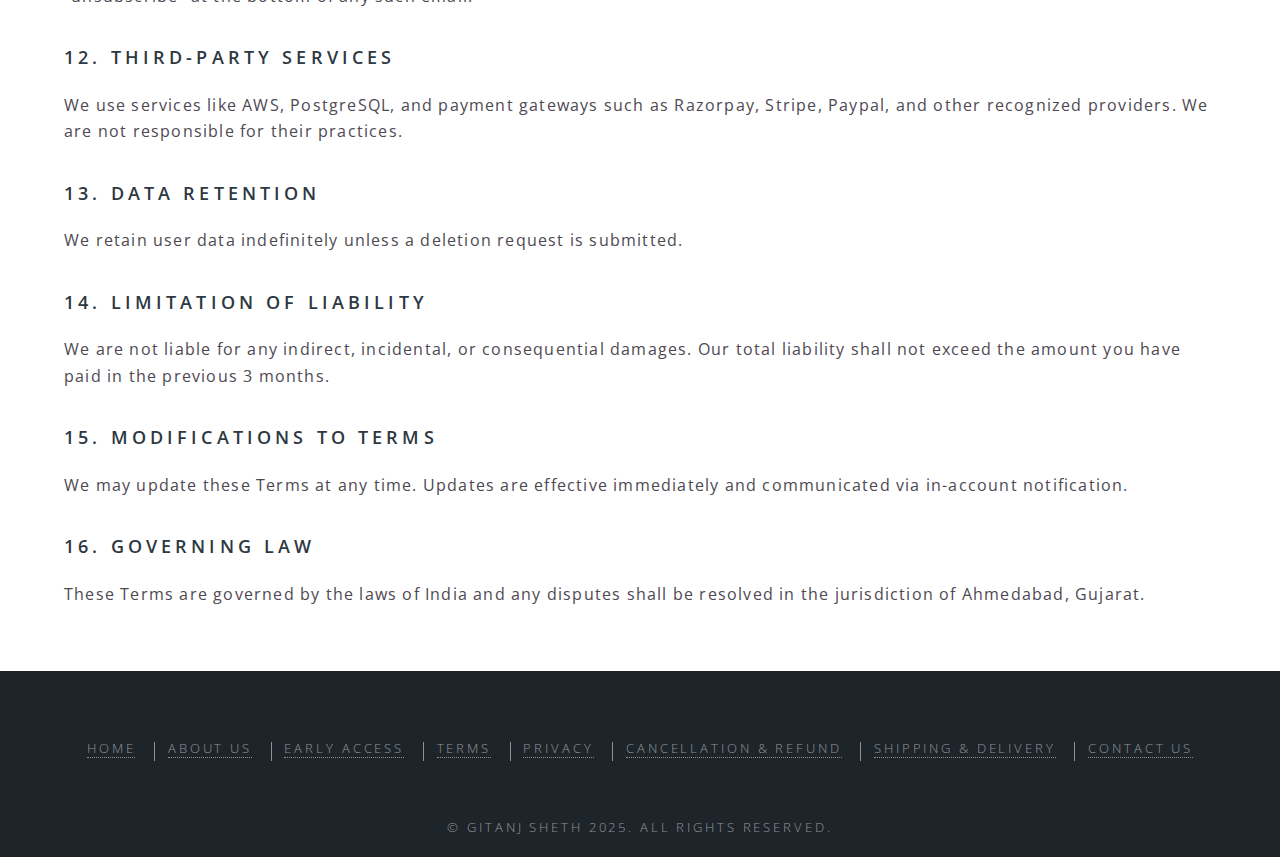
<file: terms.html>
<!DOCTYPE HTML>
<html>
<head>
    <title>Terms of Service - ArthAssure E-comRecon Suite</title>
    <meta charset="utf-8" />
    <meta name="viewport" content="width=device-width, initial-scale=1, user-scalable=no" />
    <link rel="stylesheet" href="assets/css/main.css" />
    <noscript><link rel="stylesheet" href="assets/css/noscript.css" /></noscript>
</head>
<body class="is-preload">
<div id="page-wrapper">

    <!-- Header -->
    <header id="header">
        <h1><a href="index.html">ArthAssure</a></h1>
        <nav id="nav">
            <ul>
                <li class="special">
                    <a href="#menu" class="menuToggle"><span>Menu</span></a>
                    <div id="menu">
                        <ul>
                            <li><a href="index.html">Home</a></li>
                            <li><a href="about.html">About Us</a></li>
                            <li><a href="earlyaccess.html"><strong>Early Access</strong></a></li>
                            <li><a href="terms.html">Terms</a></li>
                            <li><a href="privacy.html">Privacy</a></li>
                            <li><a href="cancellation-refund.html">Cancellation & Refund</a></li>
                            <li><a href="shipping-delivery.html">Shipping & Delivery</a></li>
                            <li><a href="contact.html">Contact Us</a></li>
                        </ul>
                    </div>
                </li>
            </ul>
        </nav>
    </header>

    <!-- Main -->
    <article id="main">
        <header>
            <h2>Terms of Service</h2>
            <p>Effective Date: April 9, 2025</p>
        </header>
        <section class="wrapper style5">
            <div class="inner">

                <h3>1. Services Offered</h3>
                <p>ArthAssure E-comRecon Suite provides e-commerce sellers with financial reconciliation and related analytical tools to identify operational financial leakages.</p>

                <h3>2. Eligibility</h3>
                <p>You must be at least 18 years old to use our services. By using our services, you represent that you meet this eligibility requirement.</p>

                <h3>3. Trial and Subscription</h3>
                <p>New users are eligible for a 1-month free trial. After the trial, prepaid subscription plans apply, ranging from ₹3,000 to ₹20,000 per month, or custom enterprise pricing. Subscriptions are auto-renewed monthly. Lack of payment results in immediate suspension of service.</p>

                <h3>4. Cancellation and Refunds</h3>
                <p>You may cancel at any time. Upon cancellation, pro-rata refunds are issued for the unused part of the current subscription month. No retroactive refunds for past usage.</p>

                <h3>5. Account Information</h3>
                <p>You agree to provide accurate information during sign-up and usage.</p>

                <h3>6. Service Availability</h3>
                <p>We aim for uninterrupted service but do not guarantee 100% uptime. Services may be modified, suspended, or discontinued without prior notice.</p>

                <h3>7. Use Restrictions</h3>
                <p>You agree not to attempt unauthorized access, reverse engineer, copy, or duplicate our services.</p>

                <h3>8. Intellectual Property</h3>
                <p>All content and trademarks are owned by Gitanj Sheth Technologies.</p>

                <h3>9. Data Privacy</h3>
                <p>Your information is processed in accordance with our Privacy Policy.</p>

                <h3>10. Disclaimers</h3>
                <p>We provide the Service on an “as-is” and “as-available” basis. We do not guarantee error-free operation.</p>

                <h3>11. Marketing and Promotions</h3>
                <p>By accepting these Terms, you allow us to send you marketing and promotional emails. You can unsubscribe anytime by clicking "unsubscribe" at the bottom of any such email.</p>

                <h3>12. Third-Party Services</h3>
                <p>We use services like AWS, PostgreSQL, and payment gateways such as Razorpay, Stripe, Paypal, and other recognized providers. We are not responsible for their practices.</p>

                <h3>13. Data Retention</h3>
                <p>We retain user data indefinitely unless a deletion request is submitted.</p>

                <h3>14. Limitation of Liability</h3>
                <p>We are not liable for any indirect, incidental, or consequential damages. Our total liability shall not exceed the amount you have paid in the previous 3 months.</p>

                <h3>15. Modifications to Terms</h3>
                <p>We may update these Terms at any time. Updates are effective immediately and communicated via in-account notification.</p>

                <h3>16. Governing Law</h3>
                <p>These Terms are governed by the laws of India and any disputes shall be resolved in the jurisdiction of Ahmedabad, Gujarat.</p>

            </div>
        </section>
    </article>

    <!-- Footer -->
    <footer id="footer">
        <ul class="copyright">
            <li><a href="index.html">Home</a></li>
            <li><a href="about.html">About Us</a></li>
            <li><a href="earlyaccess.html">Early Access</a></li>
            <li><a href="terms.html">Terms</a></li>
            <li><a href="privacy.html">Privacy</a></li>
            <li><a href="cancellation-refund.html">Cancellation & Refund</a></li>
            <li><a href="shipping-delivery.html">Shipping & Delivery</a></li>
            <li><a href="contact.html">Contact Us</a></li>
        </ul>
        <br><br>
        <ul class="copyright">
          <li>&copy; Gitanj Sheth 2025. All rights reserved.</li>
        </ul>
    </footer>

</div>

<script src="assets/js/jquery.min.js"></script>
<script src="assets/js/jquery.scrollex.min.js"></script>
<script src="assets/js/jquery.scrolly.min.js"></script>
<script src="assets/js/browser.min.js"></script>
<script src="assets/js/breakpoints.min.js"></script>
<script src="assets/js/util.js"></script>
<script src="assets/js/main.js"></script>

</body>
</html>
</file>
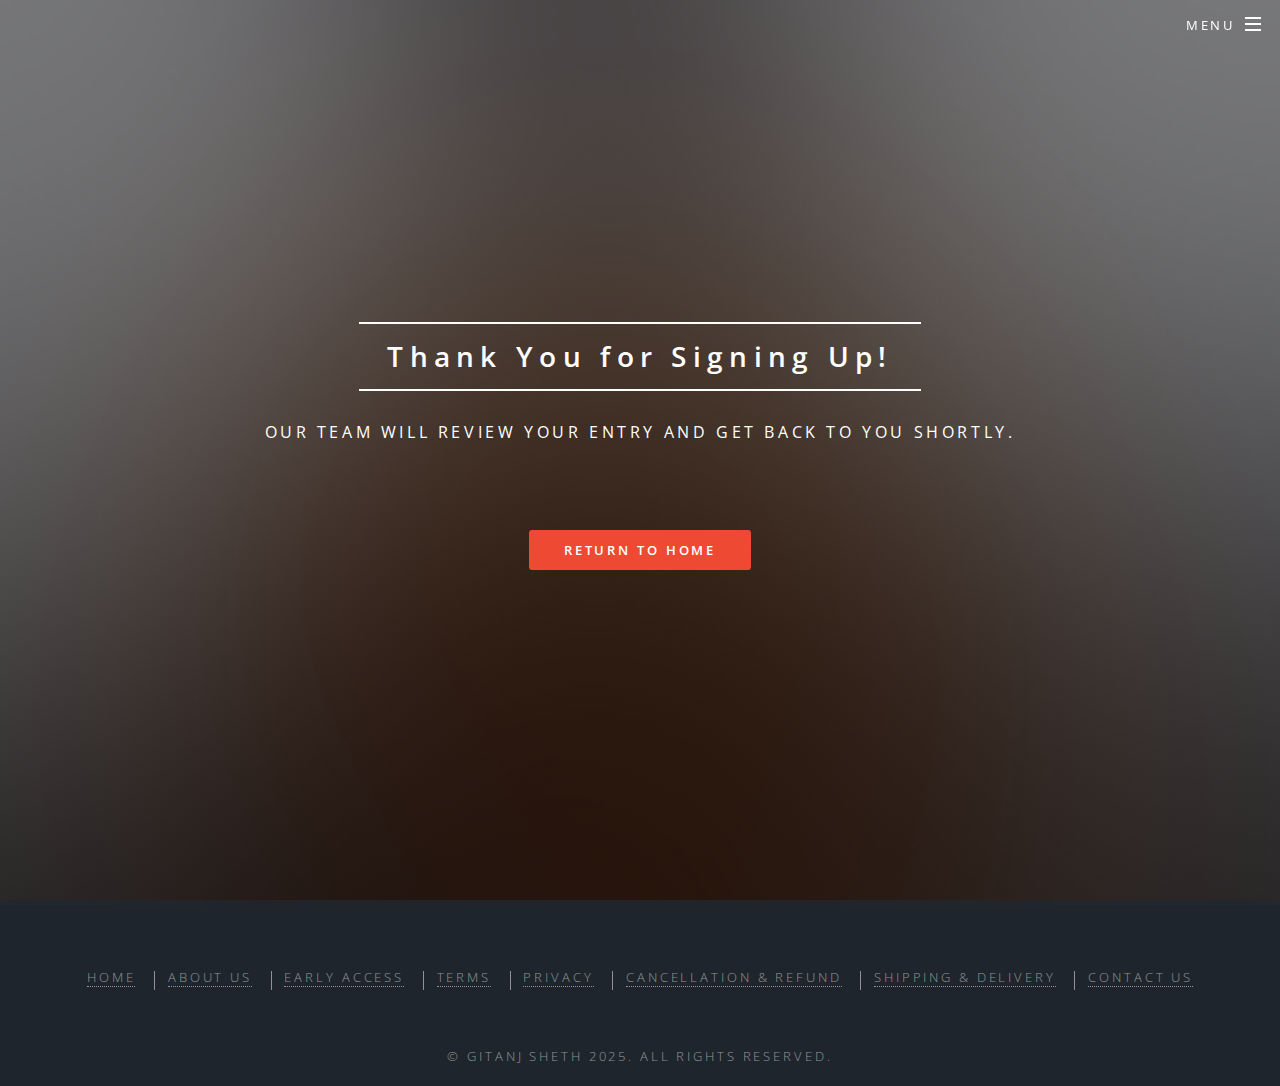
<file: thankyou.html>
<!DOCTYPE HTML>
<html>
<head>
  <title>Thank You - ArthAssure E-comRecon Suite</title>
  <meta charset="utf-8" />
  <meta name="viewport" content="width=device-width, initial-scale=1, user-scalable=no" />
  <link rel="stylesheet" href="assets/css/main.css" />
  <noscript><link rel="stylesheet" href="assets/css/noscript.css" /></noscript>
</head>
<body class="landing is-preload">
<div id="page-wrapper">

  <header id="header" class="alt">
    <h1><a href="index.html">ArthAssure</a></h1>
    <nav id="nav">
      <ul>
        <li class="special">
          <a href="#menu" class="menuToggle"><span>Menu</span></a>
          <div id="menu">
            <ul>
              <li><a href="index.html">Home</a></li>
              <li><a href="about.html">About Us</a></li>
              <li><a href="earlyaccess.html">Early Access</a></li>
              <li><a href="terms.html">Terms</a></li>
              <li><a href="privacy.html">Privacy</a></li>
              <li><a href="cancellation-refund.html">Cancellation & Refund</a></li>
              <li><a href="shipping-delivery.html">Shipping & Delivery</a></li>
              <li><a href="contact.html">Contact Us</a></li>
            </ul>
          </div>
        </li>
      </ul>
    </nav>
  </header>

  <section id="banner">
    <div class="inner">
      <h2>Thank You for Signing Up!</h2>
      <p>Our team will review your entry and get back to you shortly.</p>
      <br><br>
      <ul class="actions special">
        <li><a href="index.html" class="button primary">Return to Home</a></li>
      </ul>
    </div>
  </section>

  <footer id="footer">
    <ul class="copyright">
      <li><a href="index.html">Home</a></li>
      <li><a href="about.html">About Us</a></li>
      <li><a href="earlyaccess.html">Early Access</a></li>
      <li><a href="terms.html">Terms</a></li>
      <li><a href="privacy.html">Privacy</a></li>
      <li><a href="cancellation-refund.html">Cancellation & Refund</a></li>
      <li><a href="shipping-delivery.html">Shipping & Delivery</a></li>
      <li><a href="contact.html">Contact Us</a></li>
    </ul>
    <br><br>
    <ul class="copyright">
      <li>&copy; Gitanj Sheth 2025. All rights reserved.</li>
    </ul>
  </footer>

</div>

<script src="assets/js/jquery.min.js"></script>
<script src="assets/js/jquery.scrollex.min.js"></script>
<script src="assets/js/jquery.scrolly.min.js"></script>
<script src="assets/js/browser.min.js"></script>
<script src="assets/js/breakpoints.min.js"></script>
<script src="assets/js/util.js"></script>
<script src="assets/js/main.js"></script>
</body>
</html>
</file>
<file: assets/css/noscript.css>
/*
	Spectral by HTML5 UP
	html5up.net | @ajlkn
	Free for personal and commercial use under the CCA 3.0 license (html5up.net/license)
*/

/* Banner */

	body.is-preload #banner h2 {
		-moz-transform: none;
		-webkit-transform: none;
		-ms-transform: none;
		transform: none;
		opacity: 1;
	}

		body.is-preload #banner h2:before, body.is-preload #banner h2:after {
			width: 100%;
		}

	body.is-preload #banner .more {
		-moz-transform: none;
		-webkit-transform: none;
		-ms-transform: none;
		transform: none;
		opacity: 1;
	}

	body.is-preload #banner:after {
		opacity: 0;
	}
</file>
<file: assets/css/main.css>
@import url(fontawesome-all.min.css);
@import url("https://fonts.googleapis.com/css?family=Open+Sans:400,400italic,600,600italic,800,800italic");

/*
	Spectral by HTML5 UP
	html5up.net | @ajlkn
	Free for personal and commercial use under the CCA 3.0 license (html5up.net/license)
*/

html, body, div, span, applet, object,
iframe, h1, h2, h3, h4, h5, h6, p, blockquote,
pre, a, abbr, acronym, address, big, cite,
code, del, dfn, em, img, ins, kbd, q, s, samp,
small, strike, strong, sub, sup, tt, var, b,
u, i, center, dl, dt, dd, ol, ul, li, fieldset,
form, label, legend, table, caption, tbody,
tfoot, thead, tr, th, td, article, aside,
canvas, details, embed, figure, figcaption,
footer, header, hgroup, menu, nav, output, ruby,
section, summary, time, mark, audio, video {
	margin: 0;
	padding: 0;
	border: 0;
	font-size: 100%;
	font: inherit;
	vertical-align: baseline;}

article, aside, details, figcaption, figure,
footer, header, hgroup, menu, nav, section {
	display: block;}

body {
	line-height: 1;
}

ol, ul {
	list-style: none;
}

blockquote, q {
	quotes: none;
}

	blockquote:before, blockquote:after, q:before, q:after {
		content: '';
		content: none;
	}

table {
	border-collapse: collapse;
	border-spacing: 0;
}

body {
	-webkit-text-size-adjust: none;
}

mark {
	background-color: transparent;
	color: inherit;
}

input::-moz-focus-inner {
	border: 0;
	padding: 0;
}

input, select, textarea {
	-moz-appearance: none;
	-webkit-appearance: none;
	-ms-appearance: none;
	appearance: none;
}

/* Basic */

	@-ms-viewport {
		width: device-width;
	}

	html {
		box-sizing: border-box;
	}

	*, *:before, *:after {
		box-sizing: inherit;
	}

	body {
		background: #2e3842;
	}

		body.is-preload *, body.is-preload *:before, body.is-preload *:after {
			-moz-animation: none !important;
			-webkit-animation: none !important;
			-ms-animation: none !important;
			animation: none !important;
			-moz-transition: none !important;
			-webkit-transition: none !important;
			-ms-transition: none !important;
			transition: none !important;
		}

	body, input, select, textarea {
		color: #fff;
		font-family: "Open Sans", Helvetica, sans-serif;
		font-size: 15pt;
		font-weight: 400;
		letter-spacing: 0.075em;
		line-height: 1.65em;
	}

		@media screen and (max-width: 1680px) {

			body, input, select, textarea {
				font-size: 13pt;
			}

		}

		@media screen and (max-width: 1280px) {

			body, input, select, textarea {
				font-size: 12pt;
			}

		}

		@media screen and (max-width: 736px) {

			body, input, select, textarea {
				font-size: 11pt;
				letter-spacing: 0.0375em;
			}

		}

	a {
		-moz-transition: color 0.2s ease, border-bottom-color 0.2s ease;
		-webkit-transition: color 0.2s ease, border-bottom-color 0.2s ease;
		-ms-transition: color 0.2s ease, border-bottom-color 0.2s ease;
		transition: color 0.2s ease, border-bottom-color 0.2s ease;
		border-bottom: dotted 1px;
		color: inherit;
		text-decoration: none;
	}

		a:hover {
			border-bottom-color: transparent;
		}

	strong, b {
		color: #fff;
		font-weight: 600;
	}

	em, i {
		font-style: italic;
	}

	p {
		margin: 0 0 2em 0;
	}

	h1, h2, h3, h4, h5, h6 {
		color: #fff;
		font-weight: 600;
		letter-spacing: 0.225em;
		line-height: 1em;
		margin: 0 0 1em 0;
	}

	h1, h3, h4, h5, h6 {
		text-transform: uppercase;
	}

		h1 a, h2 a, h3 a, h4 a, h5 a, h6 a {
			color: inherit;
			text-decoration: none;
		}

	h2 {
		font-size: 1.35em;
		line-height: 1.75em;
	}

		@media screen and (max-width: 736px) {

			h2 {
				font-size: 1.1em;
				line-height: 1.65em;
			}

		}

	h3 {
		font-size: 1.15em;
		line-height: 1.75em;
	}

		@media screen and (max-width: 736px) {

			h3 {
				font-size: 1em;
				line-height: 1.65em;
			}

		}

	h4 {
		font-size: 1em;
		line-height: 1.5em;
	}

	h5 {
		font-size: 0.8em;
		line-height: 1.5em;
	}

	h6 {
		font-size: 0.7em;
		line-height: 1.5em;
	}

	sub {
		font-size: 0.8em;
		position: relative;
		top: 0.5em;
	}

	sup {
		font-size: 0.8em;
		position: relative;
		top: -0.5em;
	}

	hr {
		border: 0;
		border-bottom: solid 2px #fff;
		margin: 3em 0;
	}

		hr.major {
			margin: 4.5em 0;
		}

	blockquote {
		border-left: solid 4px #fff;
		font-style: italic;
		margin: 0 0 2em 0;
		padding: 0.5em 0 0.5em 2em;
	}

	code {
		background: rgba(144, 144, 144, 0.25);
		border-radius: 3px;
		font-family: "Courier New", monospace;
		font-size: 0.9em;
		letter-spacing: 0;
		margin: 0 0.25em;
		padding: 0.25em 0.65em;
	}

	pre {
		-webkit-overflow-scrolling: touch;
		font-family: "Courier New", monospace;
		font-size: 0.9em;
		margin: 0 0 2em 0;
	}

		pre code {
			display: block;
			line-height: 1.75em;
			padding: 1em 1.5em;
			overflow-x: auto;
		}

	.align-left {
		text-align: left;
	}

	.align-center {
		text-align: center;
	}

	.align-right {
		text-align: right;
	}

/* Row */

	.row {
		display: flex;
		flex-wrap: wrap;
		box-sizing: border-box;
		align-items: stretch;
	}

		.row > * {
			box-sizing: border-box;
		}

		.row.gtr-uniform > * > :last-child {
			margin-bottom: 0;
		}

		.row.aln-left {
			justify-content: flex-start;
		}

		.row.aln-center {
			justify-content: center;
		}

		.row.aln-right {
			justify-content: flex-end;
		}

		.row.aln-top {
			align-items: flex-start;
		}

		.row.aln-middle {
			align-items: center;
		}

		.row.aln-bottom {
			align-items: flex-end;
		}

		.row > .imp {
			order: -1;
		}

		.row > .col-1 {
			width: 8.33333%;
		}

		.row > .off-1 {
			margin-left: 8.33333%;
		}

		.row > .col-2 {
			width: 16.66667%;
		}

		.row > .off-2 {
			margin-left: 16.66667%;
		}

		.row > .col-3 {
			width: 25%;
		}

		.row > .off-3 {
			margin-left: 25%;
		}

		.row > .col-4 {
			width: 33.33333%;
		}

		.row > .off-4 {
			margin-left: 33.33333%;
		}

		.row > .col-5 {
			width: 41.66667%;
		}

		.row > .off-5 {
			margin-left: 41.66667%;
		}

		.row > .col-6 {
			width: 50%;
		}

		.row > .off-6 {
			margin-left: 50%;
		}

		.row > .col-7 {
			width: 58.33333%;
		}

		.row > .off-7 {
			margin-left: 58.33333%;
		}

		.row > .col-8 {
			width: 66.66667%;
		}

		.row > .off-8 {
			margin-left: 66.66667%;
		}

		.row > .col-9 {
			width: 75%;
		}

		.row > .off-9 {
			margin-left: 75%;
		}

		.row > .col-10 {
			width: 83.33333%;
		}

		.row > .off-10 {
			margin-left: 83.33333%;
		}

		.row > .col-11 {
			width: 91.66667%;
		}

		.row > .off-11 {
			margin-left: 91.66667%;
		}

		.row > .col-12 {
			width: 100%;
		}

		.row > .off-12 {
			margin-left: 100%;
		}

		.row.gtr-0 {
			margin-top: 0;
			margin-left: 0em;
		}

			.row.gtr-0 > * {
				padding: 0 0 0 0em;
			}

			.row.gtr-0.gtr-uniform {
				margin-top: 0em;
			}

				.row.gtr-0.gtr-uniform > * {
					padding-top: 0em;
				}

		.row.gtr-25 {
			margin-top: 0;
			margin-left: -0.375em;
		}

			.row.gtr-25 > * {
				padding: 0 0 0 0.375em;
			}

			.row.gtr-25.gtr-uniform {
				margin-top: -0.375em;
			}

				.row.gtr-25.gtr-uniform > * {
					padding-top: 0.375em;
				}

		.row.gtr-50 {
			margin-top: 0;
			margin-left: -0.75em;
		}

			.row.gtr-50 > * {
				padding: 0 0 0 0.75em;
			}

			.row.gtr-50.gtr-uniform {
				margin-top: -0.75em;
			}

				.row.gtr-50.gtr-uniform > * {
					padding-top: 0.75em;
				}

		.row {
			margin-top: 0;
			margin-left: -1.5em;
		}

			.row > * {
				padding: 0 0 0 1.5em;
			}

			.row.gtr-uniform {
				margin-top: -1.5em;
			}

				.row.gtr-uniform > * {
					padding-top: 1.5em;
				}

		.row.gtr-150 {
			margin-top: 0;
			margin-left: -2.25em;
		}

			.row.gtr-150 > * {
				padding: 0 0 0 2.25em;
			}

			.row.gtr-150.gtr-uniform {
				margin-top: -2.25em;
			}

				.row.gtr-150.gtr-uniform > * {
					padding-top: 2.25em;
				}

		.row.gtr-200 {
			margin-top: 0;
			margin-left: -3em;
		}

			.row.gtr-200 > * {
				padding: 0 0 0 3em;
			}

			.row.gtr-200.gtr-uniform {
				margin-top: -3em;
			}

				.row.gtr-200.gtr-uniform > * {
					padding-top: 3em;
				}

		@media screen and (max-width: 1680px) {

			.row {
				display: flex;
				flex-wrap: wrap;
				box-sizing: border-box;
				align-items: stretch;
			}

				.row > * {
					box-sizing: border-box;
				}

				.row.gtr-uniform > * > :last-child {
					margin-bottom: 0;
				}

				.row.aln-left {
					justify-content: flex-start;
				}

				.row.aln-center {
					justify-content: center;
				}

				.row.aln-right {
					justify-content: flex-end;
				}

				.row.aln-top {
					align-items: flex-start;
				}

				.row.aln-middle {
					align-items: center;
				}

				.row.aln-bottom {
					align-items: flex-end;
				}

				.row > .imp-xlarge {
					order: -1;
				}

				.row > .col-1-xlarge {
					width: 8.33333%;
				}

				.row > .off-1-xlarge {
					margin-left: 8.33333%;
				}

				.row > .col-2-xlarge {
					width: 16.66667%;
				}

				.row > .off-2-xlarge {
					margin-left: 16.66667%;
				}

				.row > .col-3-xlarge {
					width: 25%;
				}

				.row > .off-3-xlarge {
					margin-left: 25%;
				}

				.row > .col-4-xlarge {
					width: 33.33333%;
				}

				.row > .off-4-xlarge {
					margin-left: 33.33333%;
				}

				.row > .col-5-xlarge {
					width: 41.66667%;
				}

				.row > .off-5-xlarge {
					margin-left: 41.66667%;
				}

				.row > .col-6-xlarge {
					width: 50%;
				}

				.row > .off-6-xlarge {
					margin-left: 50%;
				}

				.row > .col-7-xlarge {
					width: 58.33333%;
				}

				.row > .off-7-xlarge {
					margin-left: 58.33333%;
				}

				.row > .col-8-xlarge {
					width: 66.66667%;
				}

				.row > .off-8-xlarge {
					margin-left: 66.66667%;
				}

				.row > .col-9-xlarge {
					width: 75%;
				}

				.row > .off-9-xlarge {
					margin-left: 75%;
				}

				.row > .col-10-xlarge {
					width: 83.33333%;
				}

				.row > .off-10-xlarge {
					margin-left: 83.33333%;
				}

				.row > .col-11-xlarge {
					width: 91.66667%;
				}

				.row > .off-11-xlarge {
					margin-left: 91.66667%;
				}

				.row > .col-12-xlarge {
					width: 100%;
				}

				.row > .off-12-xlarge {
					margin-left: 100%;
				}

				.row.gtr-0 {
					margin-top: 0;
					margin-left: 0em;
				}

					.row.gtr-0 > * {
						padding: 0 0 0 0em;
					}

					.row.gtr-0.gtr-uniform {
						margin-top: 0em;
					}

						.row.gtr-0.gtr-uniform > * {
							padding-top: 0em;
						}

				.row.gtr-25 {
					margin-top: 0;
					margin-left: -0.375em;
				}

					.row.gtr-25 > * {
						padding: 0 0 0 0.375em;
					}

					.row.gtr-25.gtr-uniform {
						margin-top: -0.375em;
					}

						.row.gtr-25.gtr-uniform > * {
							padding-top: 0.375em;
						}

				.row.gtr-50 {
					margin-top: 0;
					margin-left: -0.75em;
				}

					.row.gtr-50 > * {
						padding: 0 0 0 0.75em;
					}

					.row.gtr-50.gtr-uniform {
						margin-top: -0.75em;
					}

						.row.gtr-50.gtr-uniform > * {
							padding-top: 0.75em;
						}

				.row {
					margin-top: 0;
					margin-left: -1.5em;
				}

					.row > * {
						padding: 0 0 0 1.5em;
					}

					.row.gtr-uniform {
						margin-top: -1.5em;
					}

						.row.gtr-uniform > * {
							padding-top: 1.5em;
						}

				.row.gtr-150 {
					margin-top: 0;
					margin-left: -2.25em;
				}

					.row.gtr-150 > * {
						padding: 0 0 0 2.25em;
					}

					.row.gtr-150.gtr-uniform {
						margin-top: -2.25em;
					}

						.row.gtr-150.gtr-uniform > * {
							padding-top: 2.25em;
						}

				.row.gtr-200 {
					margin-top: 0;
					margin-left: -3em;
				}

					.row.gtr-200 > * {
						padding: 0 0 0 3em;
					}

					.row.gtr-200.gtr-uniform {
						margin-top: -3em;
					}

						.row.gtr-200.gtr-uniform > * {
							padding-top: 3em;
						}

		}

		@media screen and (max-width: 1280px) {

			.row {
				display: flex;
				flex-wrap: wrap;
				box-sizing: border-box;
				align-items: stretch;
			}

				.row > * {
					box-sizing: border-box;
				}

				.row.gtr-uniform > * > :last-child {
					margin-bottom: 0;
				}

				.row.aln-left {
					justify-content: flex-start;
				}

				.row.aln-center {
					justify-content: center;
				}

				.row.aln-right {
					justify-content: flex-end;
				}

				.row.aln-top {
					align-items: flex-start;
				}

				.row.aln-middle {
					align-items: center;
				}

				.row.aln-bottom {
					align-items: flex-end;
				}

				.row > .imp-large {
					order: -1;
				}

				.row > .col-1-large {
					width: 8.33333%;
				}

				.row > .off-1-large {
					margin-left: 8.33333%;
				}

				.row > .col-2-large {
					width: 16.66667%;
				}

				.row > .off-2-large {
					margin-left: 16.66667%;
				}

				.row > .col-3-large {
					width: 25%;
				}

				.row > .off-3-large {
					margin-left: 25%;
				}

				.row > .col-4-large {
					width: 33.33333%;
				}

				.row > .off-4-large {
					margin-left: 33.33333%;
				}

				.row > .col-5-large {
					width: 41.66667%;
				}

				.row > .off-5-large {
					margin-left: 41.66667%;
				}

				.row > .col-6-large {
					width: 50%;
				}

				.row > .off-6-large {
					margin-left: 50%;
				}

				.row > .col-7-large {
					width: 58.33333%;
				}

				.row > .off-7-large {
					margin-left: 58.33333%;
				}

				.row > .col-8-large {
					width: 66.66667%;
				}

				.row > .off-8-large {
					margin-left: 66.66667%;
				}

				.row > .col-9-large {
					width: 75%;
				}

				.row > .off-9-large {
					margin-left: 75%;
				}

				.row > .col-10-large {
					width: 83.33333%;
				}

				.row > .off-10-large {
					margin-left: 83.33333%;
				}

				.row > .col-11-large {
					width: 91.66667%;
				}

				.row > .off-11-large {
					margin-left: 91.66667%;
				}

				.row > .col-12-large {
					width: 100%;
				}

				.row > .off-12-large {
					margin-left: 100%;
				}

				.row.gtr-0 {
					margin-top: 0;
					margin-left: 0em;
				}

					.row.gtr-0 > * {
						padding: 0 0 0 0em;
					}

					.row.gtr-0.gtr-uniform {
						margin-top: 0em;
					}

						.row.gtr-0.gtr-uniform > * {
							padding-top: 0em;
						}

				.row.gtr-25 {
					margin-top: 0;
					margin-left: -0.375em;
				}

					.row.gtr-25 > * {
						padding: 0 0 0 0.375em;
					}

					.row.gtr-25.gtr-uniform {
						margin-top: -0.375em;
					}

						.row.gtr-25.gtr-uniform > * {
							padding-top: 0.375em;
						}

				.row.gtr-50 {
					margin-top: 0;
					margin-left: -0.75em;
				}

					.row.gtr-50 > * {
						padding: 0 0 0 0.75em;
					}

					.row.gtr-50.gtr-uniform {
						margin-top: -0.75em;
					}

						.row.gtr-50.gtr-uniform > * {
							padding-top: 0.75em;
						}

				.row {
					margin-top: 0;
					margin-left: -1.5em;
				}

					.row > * {
						padding: 0 0 0 1.5em;
					}

					.row.gtr-uniform {
						margin-top: -1.5em;
					}

						.row.gtr-uniform > * {
							padding-top: 1.3em;
						}

				.row.gtr-150 {
					margin-top: 0;
					margin-left: -2.25em;
				}

					.row.gtr-150 > * {
						padding: 0 0 0 2.25em;
					}

					.row.gtr-150.gtr-uniform {
						margin-top: -2.25em;
					}

						.row.gtr-150.gtr-uniform > * {
							padding-top: 2.25em;
						}

				.row.gtr-200 {
					margin-top: 0;
					margin-left: -3em;
				}

					.row.gtr-200 > * {
						padding: 0 0 0 3em;
					}

					.row.gtr-200.gtr-uniform {
						margin-top: -3em;
					}

						.row.gtr-200.gtr-uniform > * {
							padding-top: 3em;
						}

		}

		@media screen and (max-width: 980px) {

			.row {
				display: flex;
				flex-wrap: wrap;
				box-sizing: border-box;
				align-items: stretch;
			}

				.row > * {
					box-sizing: border-box;
				}

				.row.gtr-uniform > * > :last-child {
					margin-bottom: 0;
				}

				.row.aln-left {
					justify-content: flex-start;
				}

				.row.aln-center {
					justify-content: center;
				}

				.row.aln-right {
					justify-content: flex-end;
				}

				.row.aln-top {
					align-items: flex-start;
				}

				.row.aln-middle {
					align-items: center;
				}

				.row.aln-bottom {
					align-items: flex-end;
				}

				.row > .imp-medium {
					order: -1;
				}

				.row > .col-1-medium {
					width: 8.33333%;
				}

				.row > .off-1-medium {
					margin-left: 8.33333%;
				}

				.row > .col-2-medium {
					width: 16.66667%;
				}

				.row > .off-2-medium {
					margin-left: 16.66667%;
				}

				.row > .col-3-medium {
					width: 25%;
				}

				.row > .off-3-medium {
					margin-left: 25%;
				}

				.row > .col-4-medium {
					width: 33.33333%;
				}

				.row > .off-4-medium {
					margin-left: 33.33333%;
				}

				.row > .col-5-medium {
					width: 41.66667%;
				}

				.row > .off-5-medium {
					margin-left: 41.66667%;
				}

				.row > .col-6-medium {
					width: 50%;
				}

				.row > .off-6-medium {
					margin-left: 50%;
				}

				.row > .col-7-medium {
					width: 58.33333%;
				}

				.row > .off-7-medium {
					margin-left: 58.33333%;
				}

				.row > .col-8-medium {
					width: 66.66667%;
				}

				.row > .off-8-medium {
					margin-left: 66.66667%;
				}

				.row > .col-9-medium {
					width: 75%;
				}

				.row > .off-9-medium {
					margin-left: 75%;
				}

				.row > .col-10-medium {
					width: 83.33333%;
				}

				.row > .off-10-medium {
					margin-left: 83.33333%;
				}

				.row > .col-11-medium {
					width: 91.66667%;
				}

				.row > .off-11-medium {
					margin-left: 91.66667%;
				}

				.row > .col-12-medium {
					width: 100%;
				}

				.row > .off-12-medium {
					margin-left: 100%;
				}

				.row.gtr-0 {
					margin-top: 0;
					margin-left: 0em;
				}

					.row.gtr-0 > * {
						padding: 0 0 0 0em;
					}

					.row.gtr-0.gtr-uniform {
						margin-top: 0em;
					}

						.row.gtr-0.gtr-uniform > * {
							padding-top: 0em;
						}

				.row.gtr-25 {
					margin-top: 0;
					margin-left: -0.375em;
				}

					.row.gtr-25 > * {
						padding: 0 0 0 0.375em;
					}

					.row.gtr-25.gtr-uniform {
						margin-top: -0.375em;
					}

						.row.gtr-25.gtr-uniform > * {
							padding-top: 0.375em;
						}

				.row.gtr-50 {
					margin-top: 0;
					margin-left: -0.75em;
				}

					.row.gtr-50 > * {
						padding: 0 0 0 0.75em;
					}

					.row.gtr-50.gtr-uniform {
						margin-top: -0.75em;
					}

						.row.gtr-50.gtr-uniform > * {
							padding-top: 0.75em;
						}

				.row {
					margin-top: 0;
					margin-left: -1.5em;
				}

					.row > * {
						padding: 0 0 0 1.5em;
					}

					.row.gtr-uniform {
						margin-top: -1.5em;
					}

						.row.gtr-uniform > * {
							padding-top: 1.5em;
						}

				.row.gtr-150 {
					margin-top: 0;
					margin-left: -2.25em;
				}

					.row.gtr-150 > * {
						padding: 0 0 0 2.25em;
					}

					.row.gtr-150.gtr-uniform {
						margin-top: -2.25em;
					}

						.row.gtr-150.gtr-uniform > * {
							padding-top: 2.25em;
						}

				.row.gtr-200 {
					margin-top: 0;
					margin-left: -3em;
				}

					.row.gtr-200 > * {
						padding: 0 0 0 3em;
					}

					.row.gtr-200.gtr-uniform {
						margin-top: -3em;
					}

						.row.gtr-200.gtr-uniform > * {
							padding-top: 3em;
						}

		}

		@media screen and (max-width: 736px) {

			.row {
				display: flex;
				flex-wrap: wrap;
				box-sizing: border-box;
				align-items: stretch;
			}

				.row > * {
					box-sizing: border-box;
				}

				.row.gtr-uniform > * > :last-child {
					margin-bottom: 0;
				}

				.row.aln-left {
					justify-content: flex-start;
				}

				.row.aln-center {
					justify-content: center;
				}

				.row.aln-right {
					justify-content: flex-end;
				}

				.row.aln-top {
					align-items: flex-start;
				}

				.row.aln-middle {
					align-items: center;
				}

				.row.aln-bottom {
					align-items: flex-end;
				}

				.row > .imp-small {
					order: -1;
				}

				.row > .col-1-small {
					width: 8.33333%;
				}

				.row > .off-1-small {
					margin-left: 8.33333%;
				}

				.row > .col-2-small {
					width: 16.66667%;
				}

				.row > .off-2-small {
					margin-left: 16.66667%;
				}

				.row > .col-3-small {
					width: 25%;
				}

				.row > .off-3-small {
					margin-left: 25%;
				}

				.row > .col-4-small {
					width: 33.33333%;
				}

				.row > .off-4-small {
					margin-left: 33.33333%;
				}

				.row > .col-5-small {
					width: 41.66667%;
				}

				.row > .off-5-small {
					margin-left: 41.66667%;
				}

				.row > .col-6-small {
					width: 50%;
				}

				.row > .off-6-small {
					margin-left: 50%;
				}

				.row > .col-7-small {
					width: 58.33333%;
				}

				.row > .off-7-small {
					margin-left: 58.33333%;
				}

				.row > .col-8-small {
					width: 66.66667%;
				}

				.row > .off-8-small {
					margin-left: 66.66667%;
				}

				.row > .col-9-small {
					width: 75%;
				}

				.row > .off-9-small {
					margin-left: 75%;
				}

				.row > .col-10-small {
					width: 83.33333%;
				}

				.row > .off-10-small {
					margin-left: 83.33333%;
				}

				.row > .col-11-small {
					width: 91.66667%;
				}

				.row > .off-11-small {
					margin-left: 91.66667%;
				}

				.row > .col-12-small {
					width: 100%;
				}

				.row > .off-12-small {
					margin-left: 100%;
				}

				.row.gtr-0 {
					margin-top: 0;
					margin-left: 0em;
				}

					.row.gtr-0 > * {
						padding: 0 0 0 0em;
					}

					.row.gtr-0.gtr-uniform {
						margin-top: 0em;
					}

						.row.gtr-0.gtr-uniform > * {
							padding-top: 0em;
						}

				.row.gtr-25 {
					margin-top: 0;
					margin-left: -0.375em;
				}

					.row.gtr-25 > * {
						padding: 0 0 0 0.375em;
					}

					.row.gtr-25.gtr-uniform {
						margin-top: -0.375em;
					}

						.row.gtr-25.gtr-uniform > * {
							padding-top: 0.375em;
						}

				.row.gtr-50 {
					margin-top: 0;
					margin-left: -0.75em;
				}

					.row.gtr-50 > * {
						padding: 0 0 0 0.75em;
					}

					.row.gtr-50.gtr-uniform {
						margin-top: -0.75em;
					}

						.row.gtr-50.gtr-uniform > * {
							padding-top: 0.75em;
						}

				.row {
					margin-top: 0;
					margin-left: -1.5em;
				}

					.row > * {
						padding: 0 0 0 1.5em;
					}

					.row.gtr-uniform {
						margin-top: -1.5em;
					}

						.row.gtr-uniform > * {
							padding-top: 1.5em;
						}

				.row.gtr-150 {
					margin-top: 0;
					margin-left: -2.25em;
				}

					.row.gtr-150 > * {
						padding: 0 0 0 2.25em;
					}

					.row.gtr-150.gtr-uniform {
						margin-top: -2.25em;
					}

						.row.gtr-150.gtr-uniform > * {
							padding-top: 2.25em;
						}

				.row.gtr-200 {
					margin-top: 0;
					margin-left: -3em;
				}

					.row.gtr-200 > * {
						padding: 0 0 0 3em;
					}

					.row.gtr-200.gtr-uniform {
						margin-top: -3em;
					}

						.row.gtr-200.gtr-uniform > * {
							padding-top: 3em;
						}

		}

		@media screen and (max-width: 480px) {

			.row {
				display: flex;
				flex-wrap: wrap;
				box-sizing: border-box;
				align-items: stretch;
			}

				.row > * {
					box-sizing: border-box;
				}

				.row.gtr-uniform > * > :last-child {
					margin-bottom: 0;
				}

				.row.aln-left {
					justify-content: flex-start;
				}

				.row.aln-center {
					justify-content: center;
				}

				.row.aln-right {
					justify-content: flex-end;
				}

				.row.aln-top {
					align-items: flex-start;
				}

				.row.aln-middle {
					align-items: center;
				}

				.row.aln-bottom {
					align-items: flex-end;
				}

				.row > .imp-xsmall {
					order: -1;
				}

				.row > .col-1-xsmall {
					width: 8.33333%;
				}

				.row > .off-1-xsmall {
					margin-left: 8.33333%;
				}

				.row > .col-2-xsmall {
					width: 16.66667%;
				}

				.row > .off-2-xsmall {
					margin-left: 16.66667%;
				}

				.row > .col-3-xsmall {
					width: 25%;
				}

				.row > .off-3-xsmall {
					margin-left: 25%;
				}

				.row > .col-4-xsmall {
					width: 33.33333%;
				}

				.row > .off-4-xsmall {
					margin-left: 33.33333%;
				}

				.row > .col-5-xsmall {
					width: 41.66667%;
				}

				.row > .off-5-xsmall {
					margin-left: 41.66667%;
				}

				.row > .col-6-xsmall {
					width: 50%;
				}

				.row > .off-6-xsmall {
					margin-left: 50%;
				}

				.row > .col-7-xsmall {
					width: 58.33333%;
				}

				.row > .off-7-xsmall {
					margin-left: 58.33333%;
				}

				.row > .col-8-xsmall {
					width: 66.66667%;
				}

				.row > .off-8-xsmall {
					margin-left: 66.66667%;
				}

				.row > .col-9-xsmall {
					width: 75%;
				}

				.row > .off-9-xsmall {
					margin-left: 75%;
				}

				.row > .col-10-xsmall {
					width: 83.33333%;
				}

				.row > .off-10-xsmall {
					margin-left: 83.33333%;
				}

				.row > .col-11-xsmall {
					width: 91.66667%;
				}

				.row > .off-11-xsmall {
					margin-left: 91.66667%;
				}

				.row > .col-12-xsmall {
					width: 100%;
				}

				.row > .off-12-xsmall {
					margin-left: 100%;
				}

				.row.gtr-0 {
					margin-top: 0;
					margin-left: 0em;
				}

					.row.gtr-0 > * {
						padding: 0 0 0 0em;
					}

					.row.gtr-0.gtr-uniform {
						margin-top: 0em;
					}

						.row.gtr-0.gtr-uniform > * {
							padding-top: 0em;
						}

				.row.gtr-25 {
					margin-top: 0;
					margin-left: -0.375em;
				}

					.row.gtr-25 > * {
						padding: 0 0 0 0.375em;
					}

					.row.gtr-25.gtr-uniform {
						margin-top: -0.375em;
					}

						.row.gtr-25.gtr-uniform > * {
							padding-top: 0.375em;
						}

				.row.gtr-50 {
					margin-top: 0;
					margin-left: -0.75em;
				}

					.row.gtr-50 > * {
						padding: 0 0 0 0.75em;
					}

					.row.gtr-50.gtr-uniform {
						margin-top: -0.75em;
					}

						.row.gtr-50.gtr-uniform > * {
							padding-top: 0.75em;
						}

				.row {
					margin-top: 0;
					margin-left: -1.5em;
				}

					.row > * {
						padding: 0 0 0 1.5em;
					}

					.row.gtr-uniform {
						margin-top: -1.5em;
					}

						.row.gtr-uniform > * {
							padding-top: 1.5em;
						}

				.row.gtr-150 {
					margin-top: 0;
					margin-left: -2.25em;
				}

					.row.gtr-150 > * {
						padding: 0 0 0 2.25em;
					}

					.row.gtr-150.gtr-uniform {
						margin-top: -2.25em;
					}

						.row.gtr-150.gtr-uniform > * {
							padding-top: 2.25em;
						}

				.row.gtr-200 {
					margin-top: 0;
					margin-left: -3em;
				}

					.row.gtr-200 > * {
						padding: 0 0 0 3em;
					}

					.row.gtr-200.gtr-uniform {
						margin-top: -3em;
					}

						.row.gtr-200.gtr-uniform > * {
							padding-top: 3em;
						}

		}

/* Section/Article */

	section.special, article.special {
		text-align: center;
	}

	header p {
		color: rgba(255, 255, 255, 0.5);
		position: relative;
		top: -0.25em;
	}

	header h3 + p {
		font-size: 1.1em;
	}

	header h4 + p,
	header h5 + p,
	header h6 + p {
		font-size: 0.9em;
	}

	header.major {
		margin: 0 0 3.5em 0;
	}

		header.major h2, header.major h3, header.major h4, header.major h5, header.major h6 {
			border-bottom: solid 2px #fff;
			display: inline-block;
			padding-bottom: 1em;
			position: relative;
		}

			header.major h2:after, header.major h3:after, header.major h4:after, header.major h5:after, header.major h6:after {
				content: '';
				display: block;
				height: 1px;
			}

		header.major p {
			color: #fff;
			top: 0;
		}

		@media screen and (max-width: 736px) {

			header.major {
				margin: 0 0 2em 0;
			}

		}

	@media screen and (max-width: 980px) {

		header br {
			display: none;
		}

	}

/* Form */

	form {
		margin: 0 0 2em 0;
	}

	label {
		color: #fff;
		display: block;
		font-size: 0.9em;
		font-weight: 600;
		margin: 0 0 1em 0;
	}

	input[type="text"],
	input[type="password"],
	input[type="email"],
	input[type="tel"],
	select,
	textarea {
		-moz-appearance: none;
		-webkit-appearance: none;
		-ms-appearance: none;
		appearance: none;
		background-color: rgba(144, 144, 144, 0.25);
		border-radius: 3px;
		border: none;
		color: inherit;
		display: block;
		outline: 0;
		padding: 0 1em;
		text-decoration: none;
		width: 100%;
	}

		input[type="text"]:invalid,
		input[type="password"]:invalid,
		input[type="email"]:invalid,
		input[type="tel"]:invalid,
		select:invalid,
		textarea:invalid {
			box-shadow: none;
		}

		input[type="text"]:focus,
		input[type="password"]:focus,
		input[type="email"]:focus,
		input[type="tel"]:focus,
		select:focus,
		textarea:focus {
			box-shadow: 0 0 0 2px #21b2a6;
		}

	select {
		background-size: 1.25em;
		background-repeat: no-repeat;
		background-position: calc(100% - 1em) center;
		height: 2.75em;
		padding-right: 2.75em;
		text-overflow: ellipsis;
	}

		select:focus::-ms-value {
			background-color: transparent;
		}

		select::-ms-expand {
			display: none;
		}

	input[type="text"],
	input[type="password"],
	input[type="email"],
	input[type="tel"],
	select {
		height: 2.75em;
	}

	textarea {
		padding: 0.75em 1em;
	}

	input[type="checkbox"],
	input[type="radio"] {
		-moz-appearance: none;
		-webkit-appearance: none;
		-ms-appearance: none;
		appearance: none;
		display: block;
		float: left;
		margin-right: -2em;
		opacity: 0;
		width: 1em;
		z-index: -1;
	}

		input[type="checkbox"] + label,
		input[type="radio"] + label {
			text-decoration: none;
			color: #fff;
			cursor: pointer;
			display: inline-block;
			font-size: 1em;
			font-weight: 400;
			padding-left: 2.4em;
			padding-right: 0.75em;
			position: relative;
		}

			input[type="checkbox"] + label:before,
			input[type="radio"] + label:before {
				-moz-osx-font-smoothing: grayscale;
				-webkit-font-smoothing: antialiased;
				display: inline-block;
				font-style: normal;
				font-variant: normal;
				text-rendering: auto;
				line-height: 1;
				text-transform: none !important;
				font-family: 'Font Awesome 5 Free';
				font-weight: 900;
			}

			input[type="checkbox"] + label:before,
			input[type="radio"] + label:before {
				background: rgba(144, 144, 144, 0.25);
				border-radius: 3px;
				content: '';
				display: inline-block;
				font-size: 0.8em;
				height: 2.0625em;
				left: 0;
				line-height: 2.0625em;
				position: absolute;
				text-align: center;
				top: 0;
				width: 2.0625em;
			}

		input[type="checkbox"]:checked + label:before,
		input[type="radio"]:checked + label:before {
			background: #2e3842;
			color: #fff;
			content: '\f00c';
		}

		input[type="checkbox"]:focus + label:before,
		input[type="radio"]:focus + label:before {
			box-shadow: 0 0 0 2px #21b2a6;
		}

	input[type="checkbox"] + label:before {
		border-radius: 3px;
	}

	input[type="radio"] + label:before {
		border-radius: 100%;
	}

	::-webkit-input-placeholder {
		color: rgba(255, 255, 255, 0.5) !important;
		opacity: 1.0;
	}

	:-moz-placeholder {
		color: rgba(255, 255, 255, 0.5) !important;
		opacity: 1.0;
	}

	::-moz-placeholder {
		color: rgba(255, 255, 255, 0.5) !important;
		opacity: 1.0;
	}

	:-ms-input-placeholder {
		color: rgba(255, 255, 255, 0.5) !important;
		opacity: 1.0;
	}

/* Box */

	.box {
		border-radius: 3px;
		border: solid 2px #fff;
		margin-bottom: 2em;
		padding: 1.5em;
	}

		.box > :last-child,
		.box > :last-child > :last-child,
		.box > :last-child > :last-child > :last-child {
			margin-bottom: 0;
		}

		.box.alt {
			border: 0;
			border-radius: 0;
			padding: 0;
		}

/* Icon */

	.icon {
		text-decoration: none;
		border-bottom: none;
		position: relative;
	}

		.icon:before {
			-moz-osx-font-smoothing: grayscale;
			-webkit-font-smoothing: antialiased;
			display: inline-block;
			font-style: normal;
			font-variant: normal;
			text-rendering: auto;
			line-height: 1;
			text-transform: none !important;
			font-family: 'Font Awesome 5 Free';
			font-weight: 400;
		}

		.icon > .label {
			display: none;
		}

		.icon:before {
			line-height: inherit;
		}

		.icon.solid:before {
			font-weight: 900;
		}

		.icon.brands:before {
			font-family: 'Font Awesome 5 Brands';
		}

		.icon.major {
			-moz-transform: rotate(-45deg);
			-webkit-transform: rotate(-45deg);
			-ms-transform: rotate(-45deg);
			transform: rotate(-45deg);
			border-radius: 3px;
			border: solid 2px #fff;
			display: inline-block;
			font-size: 1.35em;
			height: calc(3em + 2px);
			line-height: 3em;
			text-align: center;
			width: calc(3em + 2px);
		}

			.icon.major:before {
				-moz-transform: rotate(45deg);
				-webkit-transform: rotate(45deg);
				-ms-transform: rotate(45deg);
				transform: rotate(45deg);
				display: inline-block;
				font-size: 1.5em;
			}

			@media screen and (max-width: 736px) {

				.icon.major {
					font-size: 1em;
				}

			}

		.icon.style1 {
			color: #00ffcc;
		}

		.icon.style2 {
			color: #00f0ff;
		}

		.icon.style3 {
			color: #76ddff;
		}

/* Image */

	.image {
		border-radius: 3px;
		border: 0;
		display: inline-block;
		position: relative;
	}

		.image img {
			border-radius: 3px;
			display: block;
		}

		.image.left {
			float: left;
			margin: 0 2em 2em 0;
			top: 0.25em;
		}

		.image.right {
			float: right;
			margin: 0 0 2em 2em;
			top: 0.25em;
		}

		.image.left, .image.right {
			max-width: 40%;
		}

			.image.left img, .image.right img {
				width: 100%;
			}

		.image.fit {
			display: block;
			margin: 0 0 2em 0;
			width: 100%;
		}

			.image.fit img {
				width: 90%;
			}

/* List */

	ol {
		list-style: decimal;
		margin: 0 0 2em 0;
		padding-left: 1.25em;
	}

		ol li {
			padding-left: 0.25em;
		}

	ul {
		list-style: disc;
		margin: 0 0 0 0;
		padding-left: 1em;
	}

		ul li {
			padding-left: 0.5em;
			padding-bottom: 0.5em;
		}

		ul.alt {
			list-style: none;
			padding-left: 0;
		}

			ul.alt li {
				border-top: solid 1px #fff;
				padding: 0.5em 0;
			}

				ul.alt li:first-child {
					border-top: 0;
					padding-top: 0;
				}

	dl {
		margin: 0 0 2em 0;
	}

/* Actions */

	ul.actions {
		display: -moz-flex;
		display: -webkit-flex;
		display: -ms-flex;
		display: flex;
		cursor: default;
		list-style: none;
		margin-left: -1em;
		padding-left: 0;
	}

		ul.actions li {
			padding: 0 0 0 1em;
			vertical-align: middle;
		}

		ul.actions.special {
			-moz-justify-content: center;
			-webkit-justify-content: center;
			-ms-justify-content: center;
			justify-content: center;
			width: 100%;
			margin-left: 0;
		}

			ul.actions.special li:first-child {
				padding-left: 0;
			}

		ul.actions.stacked {
			-moz-flex-direction: column;
			-webkit-flex-direction: column;
			-ms-flex-direction: column;
			flex-direction: column;
			margin-left: 0;
			justify-content: center;
		}

			ul.actions.stacked li {
				padding: 1em 0 0 0;
			}

				ul.actions.stacked li:first-child {
					padding-top: 0;
				}

		ul.actions.fit {
			width: calc(100% + 1em);
		}

			ul.actions.fit li {
				-moz-flex-grow: 1;
				-webkit-flex-grow: 1;
				-ms-flex-grow: 1;
				flex-grow: 1;
				-moz-flex-shrink: 1;
				-webkit-flex-shrink: 1;
				-ms-flex-shrink: 1;
				flex-shrink: 1;
				width: 100%;
			}

				ul.actions.fit li > * {
					width: 100%;
				}

			ul.actions.fit.stacked {
				width: 100%;
			}

		@media screen and (max-width: 480px) {

			ul.actions:not(.fixed) {
				-moz-flex-direction: column;
				-webkit-flex-direction: column;
				-ms-flex-direction: column;
				flex-direction: column;
				margin-left: 0;
				width: 100% !important;
			}

				ul.actions:not(.fixed) li {
					-moz-flex-grow: 1;
					-webkit-flex-grow: 1;
					-ms-flex-grow: 1;
					flex-grow: 1;
					-moz-flex-shrink: 1;
					-webkit-flex-shrink: 1;
					-ms-flex-shrink: 1;
					flex-shrink: 1;
					padding: 1em 0 0 0;
					text-align: center;
					width: 100%;
				}

					ul.actions:not(.fixed) li > * {
						width: 100%;
					}

					ul.actions:not(.fixed) li:first-child {
						padding-top: 0;
					}

					ul.actions:not(.fixed) li input[type="submit"],
					ul.actions:not(.fixed) li input[type="reset"],
					ul.actions:not(.fixed) li input[type="button"],
					ul.actions:not(.fixed) li button,
					ul.actions:not(.fixed) li .button {
						width: 100%;
					}

						ul.actions:not(.fixed) li input[type="submit"].icon:before,
						ul.actions:not(.fixed) li input[type="reset"].icon:before,
						ul.actions:not(.fixed) li input[type="button"].icon:before,
						ul.actions:not(.fixed) li button.icon:before,
						ul.actions:not(.fixed) li .button.icon:before {
							margin-left: -0.5em;
						}

		}

/* Icons */

	ul.icons {
		cursor: default;
		list-style: none;
		padding-left: 0;
	}

		ul.icons li {
			display: inline-block;
			padding: 0 1em 0 0;
		}

			ul.icons li:last-child {
				padding-right: 0 !important;
			}

		ul.icons.major {
			padding: 1em 0;
		}

			ul.icons.major li {
				padding-right: 3.5em;
			}

				@media screen and (max-width: 736px) {

					ul.icons.major li {
						padding: 0 1em !important;
					}

				}

/* Table */

	.table-wrapper {
		-webkit-overflow-scrolling: touch;
		overflow-x: auto;
	}

	table {
		margin: 0 0 2em 0;
		width: 100%;
	}

		table tbody tr {
			border: solid 1px #fff;
			border-left: 0;
			border-right: 0;
		}

			table tbody tr:nth-child(2n + 1) {
				background-color: rgba(144, 144, 144, 0.25);
			}

		table td {
			padding: 0.75em 0.75em;
		}

		table th {
			color: #fff;
			font-size: 0.9em;
			font-weight: 600;
			padding: 0 0.75em 0.75em 0.75em;
			text-align: left;
		}

		table thead {
			border-bottom: solid 2px #fff;
		}

		table tfoot {
			border-top: solid 2px #fff;
		}

		table.alt {
			border-collapse: separate;
		}

			table.alt tbody tr td {
				border: solid 1px #fff;
				border-left-width: 0;
				border-top-width: 0;
			}

				table.alt tbody tr td:first-child {
					border-left-width: 1px;
				}

			table.alt tbody tr:first-child td {
				border-top-width: 1px;
			}

			table.alt thead {
				border-bottom: 0;
			}

			table.alt tfoot {
				border-top: 0;
			}

/* Button */

	input[type="submit"],
	input[type="reset"],
	input[type="button"],
	button,
	.button {
		-moz-appearance: none;
		-webkit-appearance: none;
		-ms-appearance: none;
		appearance: none;
		-moz-transition: background-color 0.2s ease-in-out, color 0.2s ease-in-out;
		-webkit-transition: background-color 0.2s ease-in-out, color 0.2s ease-in-out;
		-ms-transition: background-color 0.2s ease-in-out, color 0.2s ease-in-out;
		transition: background-color 0.2s ease-in-out, color 0.2s ease-in-out;
		background-color: transparent;
		border-radius: 3px;
		border: 0;
		box-shadow: inset 0 0 0 2px #fff;
		color: #fff;
		cursor: pointer;
		display: inline-block;
		font-size: 0.8em;
		font-weight: 600;
		height: 3.125em;
		letter-spacing: 0.225em;
		line-height: 3.125em;
		max-width: 30em;
		padding: 0 2.75em;
		text-align: center;
		text-decoration: none;
		text-transform: uppercase;
		white-space: nowrap;
		overflow: hidden;
		text-overflow: ellipsis;
	}

		input[type="submit"]:hover,
		input[type="reset"]:hover,
		input[type="button"]:hover,
		button:hover,
		.button:hover {
			background-color: rgba(144, 144, 144, 0.25);
		}

		input[type="submit"]:active,
		input[type="reset"]:active,
		input[type="button"]:active,
		button:active,
		.button:active {
			background-color: rgba(144, 144, 144, 0.5);
		}

		input[type="submit"].icon:before,
		input[type="reset"].icon:before,
		input[type="button"].icon:before,
		button.icon:before,
		.button.icon:before {
			margin-right: 0.5em;
		}

		input[type="submit"].fit,
		input[type="reset"].fit,
		input[type="button"].fit,
		button.fit,
		.button.fit {
			width: 120%;
		}

		input[type="submit"].small,
		input[type="reset"].small,
		input[type="button"].small,
		button.small,
		.button.small {
			font-size: 0.8em;
		}

		input[type="submit"].large,
		input[type="reset"].large,
		input[type="button"].large,
		button.large,
		.button.large {
			font-size: 1.35em;
		}

		input[type="submit"].primary,
		input[type="reset"].primary,
		input[type="button"].primary,
		button.primary,
		.button.primary {
			background-color: #ed4933;
			box-shadow: none !important;
			color: #ffffff !important;
		}

			input[type="submit"].primary:hover,
			input[type="reset"].primary:hover,
			input[type="button"].primary:hover,
			button.primary:hover,
			.button.primary:hover {
				background-color: #ef5e4a !important;
			}

			input[type="submit"].primary:active,
			input[type="reset"].primary:active,
			input[type="button"].primary:active,
			button.primary:active,
			.button.primary:active {
				background-color: #eb341c !important;
			}

		input[type="submit"].disabled, input[type="submit"]:disabled,
		input[type="reset"].disabled,
		input[type="reset"]:disabled,
		input[type="button"].disabled,
		input[type="button"]:disabled,
		button.disabled,
		button:disabled,
		.button.disabled,
		.button:disabled {
			pointer-events: none;
			opacity: 0.25;
		}

		@media screen and (max-width: 736px) {

			input[type="submit"],
			input[type="reset"],
			input[type="button"],
			button,
			.button {
				height: 3.75em;
				line-height: 3.75em;
			}

		}

/* Features */

	.features {
		display: -moz-flex;
		display: -webkit-flex;
		display: -ms-flex;
		display: flex;
		-moz-flex-wrap: wrap;
		-webkit-flex-wrap: wrap;
		-ms-flex-wrap: wrap;
		flex-wrap: wrap;
		-moz-justify-content: center;
		-webkit-justify-content: center;
		-ms-justify-content: center;
		justify-content: center;
		list-style: none;
		padding: 0;
		width: 100%;
	}

		.features li {
			padding: 4em 4em 2em 6em ;
			display: block;
			position: relative;
			text-align: left;
			width: 50%;
		}

			.features li:nth-child(1) {
				background-color: rgba(0, 0, 0, 0.035);
			}

			.features li:nth-child(2) {
				background-color: rgba(0, 0, 0, 0.07);
			}

			.features li:nth-child(3) {
				background-color: rgba(0, 0, 0, 0.105);
			}

			.features li:nth-child(4) {
				background-color: rgba(0, 0, 0, 0.14);
			}

			.features li:nth-child(5) {
				background-color: rgba(0, 0, 0, 0.175);
			}

			.features li:nth-child(6) {
				background-color: rgba(0, 0, 0, 0.21);
			}

			.features li:nth-child(7) {
				background-color: rgba(0, 0, 0, 0.245);
			}

			.features li:nth-child(8) {
				background-color: rgba(0, 0, 0, 0.28);
			}

			.features li:nth-child(9) {
				background-color: rgba(0, 0, 0, 0.315);
			}

			.features li:nth-child(10) {
				background-color: rgba(0, 0, 0, 0.35);
			}

			.features li:before {
				display: block;
				color: #00ffcc;
				position: absolute;
				left: 1.75em;
				top: 2.75em;
				font-size: 1.5em;
			}

			.features li:nth-child(1) {
				border-top-left-radius: 3px;
			}

			.features li:nth-child(2) {
				border-top-right-radius: 3px;
			}

			.features li:nth-last-child(1) {
				border-bottom-right-radius: 3px;
			}

			.features li:nth-last-child(2) {
				border-bottom-left-radius: 3px;
			}

			@media screen and (max-width: 980px) {

				.features li {
					padding: 3em 2em 1em 2em ;
					text-align: center;
				}

					.features li:before {
						left: 0;
						margin: 0 0 1em 0;
						position: relative;
						top: 0;
					}

			}

			@media screen and (max-width: 736px) {

				.features li {
					padding: 3em 0 1em 0 ;
					background-color: transparent !important;
					border-top: solid 2px #fff;
					width: 100%;
				}

					.features li:first-child {
						border-top: 0;
					}

			}

/* Spotlight */

	.spotlight {
		-moz-align-items: center;
		-webkit-align-items: center;
		-ms-align-items: center;
		align-items: center;
		display: -moz-flex;
		display: -webkit-flex;
		display: -ms-flex;
		display: flex;
	}

		.spotlight .image {
			-moz-order: 1;
			-webkit-order: 1;
			-ms-order: 1;
			order: 1;
			border-radius: 0;
			width: 40%;
		}

			.spotlight .image img {
				border-radius: 0;
				width: 100%;
				height: 20em;
			}

		.spotlight .content {
			padding: 2em 4em 0.1em 4em ;
			-moz-order: 2;
			-webkit-order: 2;
			-ms-order: 2;
			order: 2;
			max-width: 48em;
			width: 60%;
		}

		.spotlight:nth-child(2n) {
			-moz-flex-direction: row-reverse;
			-webkit-flex-direction: row-reverse;
			-ms-flex-direction: row-reverse;
			flex-direction: row-reverse;
		}

		.spotlight:nth-child(1) {
			background-color: rgba(0, 0, 0, 0.075);
		}

		.spotlight:nth-child(2) {
			background-color: rgba(0, 0, 0, 0.15);
		}

		.spotlight:nth-child(3) {
			background-color: rgba(0, 0, 0, 0.225);
		}

		.spotlight:nth-child(4) {
			background-color: rgba(0, 0, 0, 0.3);
		}

		.spotlight:nth-child(5) {
			background-color: rgba(0, 0, 0, 0.375);
		}

		.spotlight:nth-child(6) {
			background-color: rgba(0, 0, 0, 0.45);
		}

		.spotlight:nth-child(7) {
			background-color: rgba(0, 0, 0, 0.525);
		}

		.spotlight:nth-child(8) {
			background-color: rgba(0, 0, 0, 0.6);
		}

		.spotlight:nth-child(9) {
			background-color: rgba(0, 0, 0, 0.675);
		}

		.spotlight:nth-child(10) {
			background-color: rgba(0, 0, 0, 0.75);
		}

		@media screen and (max-width: 1280px) {

			.spotlight .image {
				width: 45%;
			}

			.spotlight .content {
				width: 55%;
			}

		}

		@media screen and (max-width: 980px) {

			.spotlight {
				display: block;
			}

				.spotlight br {
					display: none;
				}

				.spotlight .image {
					width: 100%;
				}

				.spotlight .content {
					padding: 4em 3em 2em 3em ;
					max-width: none;
					text-align: center;
					width: 100%;
				}

		}

		@media screen and (max-width: 736px) {

			.spotlight .content {
				padding: 3em 2em 1em 2em ;
			}

		}

/* Wrapper */

	.wrapper {
		padding: 1.5em 0 2em 0 ;
	}

		.wrapper > .inner {
			width: 60em;
			margin: 0 auto;
		}

			@media screen and (max-width: 1280px) {

				.wrapper > .inner {
					width: 90%;
				}

			}

			@media screen and (max-width: 980px) {

				.wrapper > .inner {
					width: 100%;
				}

			}

		.wrapper.alt {
			padding: 0;
		}

		.wrapper.style1 {
			background-color: #02384f;
			color: #c8ece9;
		}

			.wrapper.style1 strong, .wrapper.style1 b {
				color: #ffffff;
			}

			.wrapper.style1 h2, .wrapper.style1 h3, .wrapper.style1 h4, .wrapper.style1 h5, .wrapper.style1 h6 {
				color: #ffffff;
			}

			.wrapper.style1 hr {
				border-color: rgba(0, 0, 0, 0.125);
			}

			.wrapper.style1 blockquote {
				border-color: rgba(0, 0, 0, 0.125);
			}

			.wrapper.style1 code {
				background: rgba(255, 255, 255, 0.075);
			}

			.wrapper.style1 header p {
				color: #a6e0db;
			}

			.wrapper.style1 header.major h2, .wrapper.style1 header.major h3, .wrapper.style1 header.major h4, .wrapper.style1 header.major h5, .wrapper.style1 header.major h6 {
				border-color: rgba(0, 0, 0, 0.125);
			}

			.wrapper.style1 header.major p {
				color: #c8ece9;
			}

			.wrapper.style1 label {
				color: #ffffff;
			}

			.wrapper.style1 input[type="text"],
			.wrapper.style1 input[type="password"],
			.wrapper.style1 input[type="email"],
			.wrapper.style1 input[type="tel"],
			.wrapper.style1 select,
			.wrapper.style1 textarea {
				background-color: rgba(255, 255, 255, 0.075);
			}

			.wrapper.style1 select {
				background-image: url("data:image/svg+xml;charset=utf8,%3Csvg xmlns='http://www.w3.org/2000/svg' width='40' height='40' preserveAspectRatio='none' viewBox='0 0 40 40'%3E%3Cpath d='M9.4,12.3l10.4,10.4l10.4-10.4c0.2-0.2,0.5-0.4,0.9-0.4c0.3,0,0.6,0.1,0.9,0.4l3.3,3.3c0.2,0.2,0.4,0.5,0.4,0.9 c0,0.4-0.1,0.6-0.4,0.9L20.7,31.9c-0.2,0.2-0.5,0.4-0.9,0.4c-0.3,0-0.6-0.1-0.9-0.4L4.3,17.3c-0.2-0.2-0.4-0.5-0.4-0.9 c0-0.4,0.1-0.6,0.4-0.9l3.3-3.3c0.2-0.2,0.5-0.4,0.9-0.4S9.1,12.1,9.4,12.3z' fill='rgba(0, 0, 0, 0.125)' /%3E%3C/svg%3E");
			}

				.wrapper.style1 select option {
					color: #ffffff;
					background: #21b2a6;
				}

			.wrapper.style1 input[type="checkbox"] + label,
			.wrapper.style1 input[type="radio"] + label {
				color: #c8ece9;
			}

				.wrapper.style1 input[type="checkbox"] + label:before,
				.wrapper.style1 input[type="radio"] + label:before {
					background: rgba(255, 255, 255, 0.075);
				}

			.wrapper.style1 input[type="checkbox"]:checked + label:before,
			.wrapper.style1 input[type="radio"]:checked + label:before {
				background: #ffffff;
				color: #21b2a6;
			}

			.wrapper.style1 ::-webkit-input-placeholder {
				color: #a6e0db !important;
			}

			.wrapper.style1 :-moz-placeholder {
				color: #a6e0db !important;
			}

			.wrapper.style1 ::-moz-placeholder {
				color: #a6e0db !important;
			}

			.wrapper.style1 :-ms-input-placeholder {
				color: #a6e0db !important;
			}

			.wrapper.style1 .formerize-placeholder {
				color: #a6e0db !important;
			}

			.wrapper.style1 .icon.major {
				border-color: rgba(200, 200, 200, 0.125);
			}

			.wrapper.style1 ul.alt li {
				border-color: rgba(0, 0, 0, 0.125);
			}

			.wrapper.style1 table tbody tr {
				border-color: rgba(0, 0, 0, 0.125);
			}

				.wrapper.style1 table tbody tr:nth-child(2n + 1) {
					background-color: rgba(255, 255, 255, 0.075);
				}

			.wrapper.style1 table th {
				color: #ffffff;
			}

			.wrapper.style1 table thead {
				border-color: rgba(0, 0, 0, 0.125);
			}

			.wrapper.style1 table tfoot {
				border-color: rgba(0, 0, 0, 0.125);
			}

			.wrapper.style1 table.alt tbody tr td {
				border-color: rgba(0, 0, 0, 0.125);
			}

			.wrapper.style1 input[type="submit"],
			.wrapper.style1 input[type="reset"],
			.wrapper.style1 input[type="button"],
			.wrapper.style1 button,
			.wrapper.style1 .button {
				box-shadow: inset 0 0 0 2px rgba(0, 0, 0, 0.125);
				color: #ffffff;
			}

				.wrapper.style1 input[type="submit"]:hover,
				.wrapper.style1 input[type="reset"]:hover,
				.wrapper.style1 input[type="button"]:hover,
				.wrapper.style1 button:hover,
				.wrapper.style1 .button:hover {
					background-color: rgba(255, 255, 255, 0.075);
				}

				.wrapper.style1 input[type="submit"]:active,
				.wrapper.style1 input[type="reset"]:active,
				.wrapper.style1 input[type="button"]:active,
				.wrapper.style1 button:active,
				.wrapper.style1 .button:active {
					background-color: rgba(255, 255, 255, 0.2);
				}

			@media screen and (max-width: 736px) {

				.wrapper.style1 .features li {
					border-top-color: rgba(0, 0, 0, 0.125);
				}

			}

		.wrapper.style2 {
			background-color: #2e3842;
		}

		.wrapper.style3 {
			background-color: #505393;
			color: #d3d4e4;
		}

			.wrapper.style3 strong, .wrapper.style3 b {
				color: #ffffff;
			}

			.wrapper.style3 h2, .wrapper.style3 h3, .wrapper.style3 h4, .wrapper.style3 h5, .wrapper.style3 h6 {
				color: #ffffff;
			}

			.wrapper.style3 hr {
				border-color: rgba(0, 0, 0, 0.125);
			}

			.wrapper.style3 blockquote {
				border-color: rgba(0, 0, 0, 0.125);
			}

			.wrapper.style3 code {
				background: rgba(255, 255, 255, 0.075);
			}

			.wrapper.style3 header p {
				color: #b9bad4;
			}

			.wrapper.style3 header.major h2, .wrapper.style3 header.major h3, .wrapper.style3 header.major h4, .wrapper.style3 header.major h5, .wrapper.style3 header.major h6 {
				border-color: rgba(0, 0, 0, 0.125);
			}

			.wrapper.style3 header.major p {
				color: #d3d4e4;
			}

			.wrapper.style3 label {
				color: #ffffff;
			}

			.wrapper.style3 input[type="text"],
			.wrapper.style3 input[type="password"],
			.wrapper.style3 input[type="email"],
			.wrapper.style3 input[type="tel"],
			.wrapper.style3 select,
			.wrapper.style3 textarea {
				background-color: rgba(255, 255, 255, 0.075);
			}

			.wrapper.style3 select {
				background-image: url("data:image/svg+xml;charset=utf8,%3Csvg xmlns='http://www.w3.org/2000/svg' width='40' height='40' preserveAspectRatio='none' viewBox='0 0 40 40'%3E%3Cpath d='M9.4,12.3l10.4,10.4l10.4-10.4c0.2-0.2,0.5-0.4,0.9-0.4c0.3,0,0.6,0.1,0.9,0.4l3.3,3.3c0.2,0.2,0.4,0.5,0.4,0.9 c0,0.4-0.1,0.6-0.4,0.9L20.7,31.9c-0.2,0.2-0.5,0.4-0.9,0.4c-0.3,0-0.6-0.1-0.9-0.4L4.3,17.3c-0.2-0.2-0.4-0.5-0.4-0.9 c0-0.4,0.1-0.6,0.4-0.9l3.3-3.3c0.2-0.2,0.5-0.4,0.9-0.4S9.1,12.1,9.4,12.3z' fill='rgba(0, 0, 0, 0.125)' /%3E%3C/svg%3E");
			}

				.wrapper.style3 select option {
					color: #ffffff;
					background: #505393;
				}

			.wrapper.style3 input[type="checkbox"] + label,
			.wrapper.style3 input[type="radio"] + label {
				color: #d3d4e4;
			}

				.wrapper.style3 input[type="checkbox"] + label:before,
				.wrapper.style3 input[type="radio"] + label:before {
					background: rgba(255, 255, 255, 0.075);
				}

			.wrapper.style3 input[type="checkbox"]:checked + label:before,
			.wrapper.style3 input[type="radio"]:checked + label:before {
				background: #ffffff;
				color: #505393;
			}

			.wrapper.style3 ::-webkit-input-placeholder {
				color: #b9bad4 !important;
			}

			.wrapper.style3 :-moz-placeholder {
				color: #b9bad4 !important;
			}

			.wrapper.style3 ::-moz-placeholder {
				color: #b9bad4 !important;
			}

			.wrapper.style3 :-ms-input-placeholder {
				color: #b9bad4 !important;
			}

			.wrapper.style3 .formerize-placeholder {
				color: #b9bad4 !important;
			}

			.wrapper.style3 .icon.major {
				border-color: rgba(0, 0, 0, 0.125);
			}

			.wrapper.style3 ul.alt li {
				border-color: rgba(0, 0, 0, 0.125);
			}

			.wrapper.style3 table tbody tr {
				border-color: rgba(0, 0, 0, 0.125);
			}

				.wrapper.style3 table tbody tr:nth-child(2n + 1) {
					background-color: rgba(255, 255, 255, 0.075);
				}

			.wrapper.style3 table th {
				color: #ffffff;
			}

			.wrapper.style3 table thead {
				border-color: rgba(0, 0, 0, 0.125);
			}

			.wrapper.style3 table tfoot {
				border-color: rgba(0, 0, 0, 0.125);
			}

			.wrapper.style3 table.alt tbody tr td {
				border-color: rgba(0, 0, 0, 0.125);
			}

			.wrapper.style3 input[type="submit"],
			.wrapper.style3 input[type="reset"],
			.wrapper.style3 input[type="button"],
			.wrapper.style3 button,
			.wrapper.style3 .button {
				box-shadow: inset 0 0 0 2px rgba(0, 0, 0, 0.125);
				color: #ffffff;
			}

				.wrapper.style3 input[type="submit"]:hover,
				.wrapper.style3 input[type="reset"]:hover,
				.wrapper.style3 input[type="button"]:hover,
				.wrapper.style3 button:hover,
				.wrapper.style3 .button:hover {
					background-color: rgba(255, 255, 255, 0.075);
				}

				.wrapper.style3 input[type="submit"]:active,
				.wrapper.style3 input[type="reset"]:active,
				.wrapper.style3 input[type="button"]:active,
				.wrapper.style3 button:active,
				.wrapper.style3 .button:active {
					background-color: rgba(255, 255, 255, 0.2);
				}

			@media screen and (max-width: 736px) {

				.wrapper.style3 .features li {
					border-top-color: rgba(0, 0, 0, 0.125);
				}

			}

		.wrapper.style4 {
			background-color: transparent;
		}

		.wrapper.style5 {
			background-color: #ffffff;
			color: #4E4852;
		}

			.wrapper.style5 strong, .wrapper.style5 b {
				color: #2E3842;
			}

			.wrapper.style5 h2, .wrapper.style5 h3, .wrapper.style5 h4, .wrapper.style5 h5, .wrapper.style5 h6 {
				color: #2E3842;
			}

			.wrapper.style5 hr {
				border-color: #dfdfdf;
			}

			.wrapper.style5 blockquote {
				border-color: #dfdfdf;
			}

			.wrapper.style5 code {
				background: rgba(0, 0, 0, 0.0375);
			}

			.wrapper.style5 header p {
				color: #8E8892;
			}

			.wrapper.style5 header.major h2, .wrapper.style5 header.major h3, .wrapper.style5 header.major h4, .wrapper.style5 header.major h5, .wrapper.style5 header.major h6 {
				border-color: #dfdfdf;
			}

			.wrapper.style5 header.major p {
				color: #4E4852;
			}

			.wrapper.style5 label {
				color: #2E3842;
			}

			.wrapper.style5 input[type="text"],
			.wrapper.style5 input[type="password"],
			.wrapper.style5 input[type="email"],
			.wrapper.style5 input[type="tel"],
			.wrapper.style5 select,
			.wrapper.style5 textarea {
				background-color: rgba(0, 0, 0, 0.0375);
			}

			.wrapper.style5 select {
				background-image: url("data:image/svg+xml;charset=utf8,%3Csvg xmlns='http://www.w3.org/2000/svg' width='40' height='40' preserveAspectRatio='none' viewBox='0 0 40 40'%3E%3Cpath d='M9.4,12.3l10.4,10.4l10.4-10.4c0.2-0.2,0.5-0.4,0.9-0.4c0.3,0,0.6,0.1,0.9,0.4l3.3,3.3c0.2,0.2,0.4,0.5,0.4,0.9 c0,0.4-0.1,0.6-0.4,0.9L20.7,31.9c-0.2,0.2-0.5,0.4-0.9,0.4c-0.3,0-0.6-0.1-0.9-0.4L4.3,17.3c-0.2-0.2-0.4-0.5-0.4-0.9 c0-0.4,0.1-0.6,0.4-0.9l3.3-3.3c0.2-0.2,0.5-0.4,0.9-0.4S9.1,12.1,9.4,12.3z' fill='%23dfdfdf' /%3E%3C/svg%3E");
			}

				.wrapper.style5 select option {
					color: #2E3842;
					background: #ffffff;
				}

			.wrapper.style5 input[type="checkbox"] + label,
			.wrapper.style5 input[type="radio"] + label {
				color: #4E4852;
			}

				.wrapper.style5 input[type="checkbox"] + label:before,
				.wrapper.style5 input[type="radio"] + label:before {
					background: rgba(0, 0, 0, 0.0375);
				}

			.wrapper.style5 input[type="checkbox"]:checked + label:before,
			.wrapper.style5 input[type="radio"]:checked + label:before {
				background: #2E3842;
				color: #ffffff;
			}

			.wrapper.style5 ::-webkit-input-placeholder {
				color: #8E8892 !important;
			}

			.wrapper.style5 :-moz-placeholder {
				color: #8E8892 !important;
			}

			.wrapper.style5 ::-moz-placeholder {
				color: #8E8892 !important;
			}

			.wrapper.style5 :-ms-input-placeholder {
				color: #8E8892 !important;
			}

			.wrapper.style5 .formerize-placeholder {
				color: #8E8892 !important;
			}

			.wrapper.style5 .icon.major {
				border-color: #dfdfdf;
			}

			.wrapper.style5 ul.alt li {
				border-color: #dfdfdf;
			}

			.wrapper.style5 table tbody tr {
				border-color: #dfdfdf;
			}

				.wrapper.style5 table tbody tr:nth-child(2n + 1) {
					background-color: rgba(0, 0, 0, 0.0375);
				}

			.wrapper.style5 table th {
				color: #2E3842;
			}

			.wrapper.style5 table thead {
				border-color: #dfdfdf;
			}

			.wrapper.style5 table tfoot {
				border-color: #dfdfdf;
			}

			.wrapper.style5 table.alt tbody tr td {
				border-color: #dfdfdf;
			}

			.wrapper.style5 input[type="submit"],
			.wrapper.style5 input[type="reset"],
			.wrapper.style5 input[type="button"],
			.wrapper.style5 button,
			.wrapper.style5 .button {
				box-shadow: inset 0 0 0 2px #dfdfdf;
				color: #2E3842;
			}

				.wrapper.style5 input[type="submit"]:hover,
				.wrapper.style5 input[type="reset"]:hover,
				.wrapper.style5 input[type="button"]:hover,
				.wrapper.style5 button:hover,
				.wrapper.style5 .button:hover {
					background-color: rgba(0, 0, 0, 0.0375);
				}

				.wrapper.style5 input[type="submit"]:active,
				.wrapper.style5 input[type="reset"]:active,
				.wrapper.style5 input[type="button"]:active,
				.wrapper.style5 button:active,
				.wrapper.style5 .button:active {
					background-color: rgba(0, 0, 0, 0.1);
				}

			@media screen and (max-width: 736px) {

				.wrapper.style5 .features li {
					border-top-color: #dfdfdf;
				}

			}

		@media screen and (max-width: 980px) {

			.wrapper {
				padding: 4em 3em 2em 3em ;
			}

		}

		@media screen and (max-width: 736px) {

			.wrapper {
				padding: 3em 2em 1em 2em ;
			}

		}

/* Page Wrapper + Menu */

	#page-wrapper {
		-moz-transition: opacity 0.5s ease;
		-webkit-transition: opacity 0.5s ease;
		-ms-transition: opacity 0.5s ease;
		transition: opacity 0.5s ease;
		opacity: 1;
		padding-top: 3em;
	}

		#page-wrapper:before {
			background: rgba(0, 0, 0, 0);
			content: '';
			display: block;
			display: none;
			height: 100%;
			left: 0;
			position: fixed;
			top: 0;
			width: 100%;
			z-index: 10001;
		}

	#menu {
		-moz-transform: translateX(20em);
		-webkit-transform: translateX(20em);
		-ms-transform: translateX(20em);
		transform: translateX(20em);
		-moz-transition: -moz-transform 0.5s ease;
		-webkit-transition: -webkit-transform 0.5s ease;
		-ms-transition: -ms-transform 0.5s ease;
		transition: transform 0.5s ease;
		-webkit-overflow-scrolling: touch;
		background: #02384f;
		color: #ffffff;
		height: 100%;
		max-width: 80%;
		overflow-y: auto;
		padding: 3em 2em;
		position: fixed;
		right: 0;
		top: 0;
		width: 20em;
		z-index: 10002;
	}

		#menu ul {
			list-style: none;
			padding: 0;
		}

			#menu ul > li {
				border-top: solid 1px rgba(220, 220, 220, 0.15);
				margin: 0.5em 0 0 0;
				padding: 0.5em 0 0 0;
			}

				#menu ul > li:first-child {
					border-top: 0 !important;
					margin-top: 0 !important;
					padding-top: 0 !important;
				}

				#menu ul > li > a {
					border: 0;
					color: inherit;
					display: block;
					font-size: 0.8em;
					letter-spacing: 0.225em;
					outline: 0;
					text-decoration: none;
					text-transform: uppercase;
				}

					@media screen and (max-width: 736px) {

						#menu ul > li > a {
							line-height: 3em;
						}

					}

		#menu .close {
			background-image: url("images/close.svg");
			background-position: 4.85em 1em;
			background-repeat: no-repeat;
			border: 0;
			cursor: pointer;
			display: block;
			height: 3em;
			position: absolute;
			right: 0;
			top: 0;
			vertical-align: middle;
			width: 7em;
		}

		@media screen and (max-width: 736px) {

			#menu {
				padding: 3em 1.5em;
			}

		}

	body.is-menu-visible #page-wrapper {
		opacity: 0.35;
	}

		body.is-menu-visible #page-wrapper:before {
			display: block;
		}

	body.is-menu-visible #menu {
		-moz-transform: translateX(0);
		-webkit-transform: translateX(0);
		-ms-transform: translateX(0);
		transform: translateX(0);
	}

/* Header */

	#header {
		-moz-transition: background-color 0.2s ease;
		-webkit-transition: background-color 0.2s ease;
		-ms-transition: background-color 0.2s ease;
		transition: background-color 0.2s ease;
		background: #2e3842;
		height: 3em;
		left: 0;
		line-height: 3em;
		position: fixed;
		top: 0;
		width: 100%;
		z-index: 10000;
	}

		#header h1 {
			-moz-transition: opacity 0.2s ease;
			-webkit-transition: opacity 0.2s ease;
			-ms-transition: opacity 0.2s ease;
			transition: opacity 0.2s ease;
			height: inherit;
			left: 1.25em;
			line-height: inherit;
			position: absolute;
			top: 0;
		}

			#header h1 a {
				border: 0;
				display: block;
				height: inherit;
				line-height: inherit;
			}

				@media screen and (max-width: 736px) {

					#header h1 a {
						font-size: 0.8em;
					}

				}

		#header nav {
			height: inherit;
			line-height: inherit;
			position: absolute;
			right: 0;
			top: 0;
		}

			#header nav > ul {
				list-style: none;
				margin: 0;
				padding: 0;
				white-space: nowrap;
			}

				#header nav > ul > li {
					display: inline-block;
					padding: 0;
				}

					#header nav > ul > li > a {
						border: 0;
						color: #fff;
						display: block;
						font-size: 0.8em;
						letter-spacing: 0.225em;
						padding: 0 1.5em;
						text-transform: uppercase;
					}

						#header nav > ul > li > a.menuToggle {
							outline: 0;
							position: relative;
						}

							#header nav > ul > li > a.menuToggle:after {
								background-image: url("images/bars.svg");
								background-position: right center;
								background-repeat: no-repeat;
								content: '';
								display: inline-block;
								height: 3.75em;
								vertical-align: top;
								width: 2em;
							}

							@media screen and (max-width: 736px) {

								#header nav > ul > li > a.menuToggle {
									padding: 0 1.5em;
								}

									#header nav > ul > li > a.menuToggle span {
										display: none;
									}

							}

						@media screen and (max-width: 736px) {

							#header nav > ul > li > a {
								padding: 0 0 0 1.5em;
							}

						}

					#header nav > ul > li:first-child {
						margin-left: 0;
					}

		#header.alt {
			background: transparent;
		}

			#header.alt h1 {
				pointer-events: none;
				opacity: 0;
			}

/* Banner */

	#banner {
		display: -moz-flex;
		display: -webkit-flex;
		display: -ms-flex;
		display: flex;
		-moz-flex-direction: column;
		-webkit-flex-direction: column;
		-ms-flex-direction: column;
		flex-direction: column;
		-moz-justify-content: center;
		-webkit-justify-content: center;
		-ms-justify-content: center;
		justify-content: center;
		cursor: default;
		height: 100vh;
		min-height: 35em;
		overflow: hidden;
		position: relative;
		text-align: center;
	}

		#banner h2 {
			-moz-transform: scale(1);
			-webkit-transform: scale(1);
			-ms-transform: scale(1);
			transform: scale(1);
			-moz-transition: -moz-transform 0.5s ease, opacity 0.5s ease;
			-webkit-transition: -webkit-transform 0.5s ease, opacity 0.5s ease;
			-ms-transition: -ms-transform 0.5s ease, opacity 0.5s ease;
			transition: transform 0.5s ease, opacity 0.5s ease;
			display: inline-block;
			font-size: 1.75em;
			opacity: 1;
			padding: 0.35em 1em;
			position: relative;
			z-index: 1;
		}

			#banner h2:before, #banner h2:after {
				-moz-transition: width 0.85s ease;
				-webkit-transition: width 0.85s ease;
				-ms-transition: width 0.85s ease;
				transition: width 0.85s ease;
				-moz-transition-delay: 0.25s;
				-webkit-transition-delay: 0.25s;
				-ms-transition-delay: 0.25s;
				transition-delay: 0.25s;
				background: #fff;
				content: '';
				display: block;
				height: 2px;
				position: absolute;
				width: 100%;
			}

			#banner h2:before {
				top: 0;
				left: 0;
			}

			#banner h2:after {
				bottom: 0;
				right: 0;
			}

		#banner p {
			letter-spacing: 0.225em;
			text-transform: uppercase;
		}

			#banner p a {
				color: inherit;
			}

		#banner .more {
			-moz-transition: -moz-transform 0.75s ease, opacity 0.75s ease;
			-webkit-transition: -webkit-transform 0.75s ease, opacity 0.75s ease;
			-ms-transition: -ms-transform 0.75s ease, opacity 0.75s ease;
			transition: transform 0.75s ease, opacity 0.75s ease;
			-moz-transition-delay: 3.5s;
			-webkit-transition-delay: 3.5s;
			-ms-transition-delay: 3.5s;
			transition-delay: 3.5s;
			-moz-transform: translateY(0);
			-webkit-transform: translateY(0);
			-ms-transform: translateY(0);
			transform: translateY(0);
			border: none;
			bottom: 0;
			color: inherit;
			font-size: 0.8em;
			height: 8.5em;
			left: 50%;
			letter-spacing: 0.225em;
			margin-left: -8.5em;
			opacity: 1;
			outline: 0;
			padding-left: 0.225em;
			position: absolute;
			text-align: center;
			text-transform: uppercase;
			width: 16em;
			z-index: 1;
		}

			#banner .more:after {
				background-image: url("images/arrow.svg");
				background-position: center;
				background-repeat: no-repeat;
				background-size: contain;
				bottom: 4em;
				content: '';
				display: block;
				height: 1.5em;
				left: 50%;
				margin: 0 0 0 -0.75em;
				position: absolute;
				width: 1.5em;
			}

		#banner:after {
			pointer-events: none;
			-moz-transition: opacity 3s ease-in-out;
			-webkit-transition: opacity 3s ease-in-out;
			-ms-transition: opacity 3s ease-in-out;
			transition: opacity 3s ease-in-out;
			-moz-transition-delay: 1.25s;
			-webkit-transition-delay: 1.25s;
			-ms-transition-delay: 1.25s;
			transition-delay: 1.25s;
			content: '';
			background: #2e3842;
			display: block;
			width: 100%;
			height: 100%;
			position: absolute;
			left: 0;
			top: 0;
			opacity: 0;
		}

		@media screen and (max-width: 736px) {

			#banner {
				padding: 7em 3em 5em 3em ;
				height: auto;
				min-height: 0;
			}

				#banner h2 {
					font-size: 1.25em;
				}

				#banner br {
					display: none;
				}

				#banner .more {
					display: none;
				}

		}

	body.is-preload #banner h2 {
		-moz-transform: scale(0.95);
		-webkit-transform: scale(0.95);
		-ms-transform: scale(0.95);
		transform: scale(0.95);
		opacity: 0;
	}

		body.is-preload #banner h2:before, body.is-preload #banner h2:after {
			width: 0;
		}

	body.is-preload #banner .more {
		-moz-transform: translateY(8.5em);
		-webkit-transform: translateY(8.5em);
		-ms-transform: translateY(8.5em);
		transform: translateY(8.5em);
		opacity: 0;
	}

	body.is-preload #banner:after {
		opacity: 1;
	}

/* CTA */

	#cta .inner {
		display: -moz-flex;
		display: -webkit-flex;
		display: -ms-flex;
		display: flex;
		max-width: 45em;
	}

		#cta .inner header {
			-moz-order: 1;
			-webkit-order: 1;
			-ms-order: 1;
			order: 1;
			padding-right: 3em;
			width: 70%;
		}

			#cta .inner header p {
				color: inherit;
			}

		#cta .inner .actions {
			-moz-order: 2;
			-webkit-order: 2;
			-ms-order: 2;
			order: 2;
			width: 30%;
		}

		@media screen and (max-width: 980px) {

			#cta .inner {
				display: block;
				text-align: center;
			}

				#cta .inner header {
					padding-right: 0;
					width: 100%;
				}

				#cta .inner .actions {
					margin-left: auto;
					margin-right: auto;
					max-width: 20em;
					width: 100%;
				}

		}

		@media screen and (max-width: 736px) {

			#cta .inner .actions {
				max-width: none;
			}

		}

/* Main */

	#main > header {
		padding: 12em 0 10em 0 ;
		background-image: -moz-linear-gradient(top, rgba(0,0,0,0.5), rgba(0,0,0,0.5)), url("../../images/banner.jpg");
		background-image: -webkit-linear-gradient(top, rgba(0,0,0,0.5), rgba(0,0,0,0.5)), url("../../images/banner.jpg");
		background-image: -ms-linear-gradient(top, rgba(0,0,0,0.5), rgba(0,0,0,0.5)), url("../../images/banner.jpg");
		background-image: linear-gradient(top, rgba(0,0,0,0.5), rgba(0,0,0,0.5)), url("../../images/banner.jpg");
		background-attachment: fixed;
		background-position: center center;
		background-repeat: no-repeat;
		background-size: cover;
		text-align: center;
	}

		#main > header h2 {
			font-size: 1.75em;
			margin: 0 0 0.5em 0;
		}

		#main > header p {
			color: inherit;
			letter-spacing: 0.225em;
			/* text-transform: uppercase; */
			top: 0;
		}

			#main > header p a {
				color: inherit;
			}

		@media screen and (max-width: 1680px) {

			#main > header {
				padding: 3em 0 3em 0 ;
			}

		}

		@media screen and (max-width: 1280px) {

			#main > header {
				padding: 2.5em 3em 1.5em 3em ;
			}

		}

		@media screen and (max-width: 980px) {

			#main > header {
				padding: 10em 3em 8em 3em ;
			}

		}

		@media screen and (max-width: 736px) {

			#main > header {
				padding: 5em 3em 3em 3em ;
			}

				#main > header h2 {
					font-size: 1.25em;
					margin: 0 0 1em 0;
				}

		}

	body.is-mobile #main > header {
		background-attachment: scroll;
	}

/* Footer */

	#footer {
		padding: 4em 0 1em 0 ;
		background-color: #1d242a;
		text-align: center;
	}

		#footer .icons {
			font-size: 1.25em;
		}

			#footer .icons a {
				color: rgba(255, 255, 255, 0.5);
			}

				#footer .icons a:hover {
					color: #fff;
				}

		#footer .copyright {
			color: rgba(255, 255, 255, 0.5);
			font-size: 0.8em;
			font-weight:200;
			letter-spacing: 0.225em;
			list-style: none;
			padding: 0;
			text-transform: uppercase;
		}

			#footer .copyright li {
				border-left: solid 1px rgba(255, 255, 255, 0.5);
				display: inline-block;
				line-height: 1em;
				margin-left: 1em;
				padding-left: 1em;
			}

				#footer .copyright li:first-child {
					border-left: 0;
					margin-left: 0;
					padding-left: 0;
				}

				#footer .copyright li a {
					color: inherit;
				}

					#footer .copyright li a:hover {
						color: #fff;
					}

				@media screen and (max-width: 480px) {

					#footer .copyright li {
						border: 0;
						display: block;
						line-height: 1.65em;
						margin: 0;
						padding: 0.5em 0;
					}

				}

		@media screen and (max-width: 980px) {

			#footer {
				padding: 4em 3em 2em 3em ;
			}

		}

		@media screen and (max-width: 736px) {

			#footer {
				padding: 3em 2em 1em 2em ;
			}

		}

/* Landing */

	body.landing #page-wrapper {
		background-image: -moz-linear-gradient(top, rgba(0,0,0,0.5), rgba(0,0,0,0.5)), url("../../images/banner.jpg");
		background-image: -webkit-linear-gradient(top, rgba(0,0,0,0.5), rgba(0,0,0,0.5)), url("../../images/banner.jpg");
		background-image: -ms-linear-gradient(top, rgba(0,0,0,0.5), rgba(0,0,0,0.5)), url("../../images/banner.jpg");
		background-image: linear-gradient(top, rgba(0,0,0,0.5), rgba(0,0,0,0.5)), url("../../images/banner.jpg");
		background-attachment: fixed;
		background-position: center center;
		background-repeat: no-repeat;
		background-size: cover;
		padding-top: 0;
	}

	body.landing #footer {
		background-color: rgba(29, 36, 42, 0.9);
	}

	body.is-mobile.landing #page-wrapper {
		background: none;
	}

	body.is-mobile.landing #banner,
	body.is-mobile.landing .wrapper.style4 {
		background-image: -moz-linear-gradient(top, rgba(0,0,0,0.5), rgba(0,0,0,0.5)), url("../../images/banner.jpg");
		background-image: -webkit-linear-gradient(top, rgba(0,0,0,0.5), rgba(0,0,0,0.5)), url("../../images/banner.jpg");
		background-image: -ms-linear-gradient(top, rgba(0,0,0,0.5), rgba(0,0,0,0.5)), url("../../images/banner.jpg");
		background-image: linear-gradient(top, rgba(0,0,0,0.5), rgba(0,0,0,0.5)), url("../../images/banner.jpg");
		background-position: center center;
		background-repeat: no-repeat;
		background-size: cover;
	}

	body.is-mobile.landing #footer {
		background-color: #1d242a;
	}
</file>
